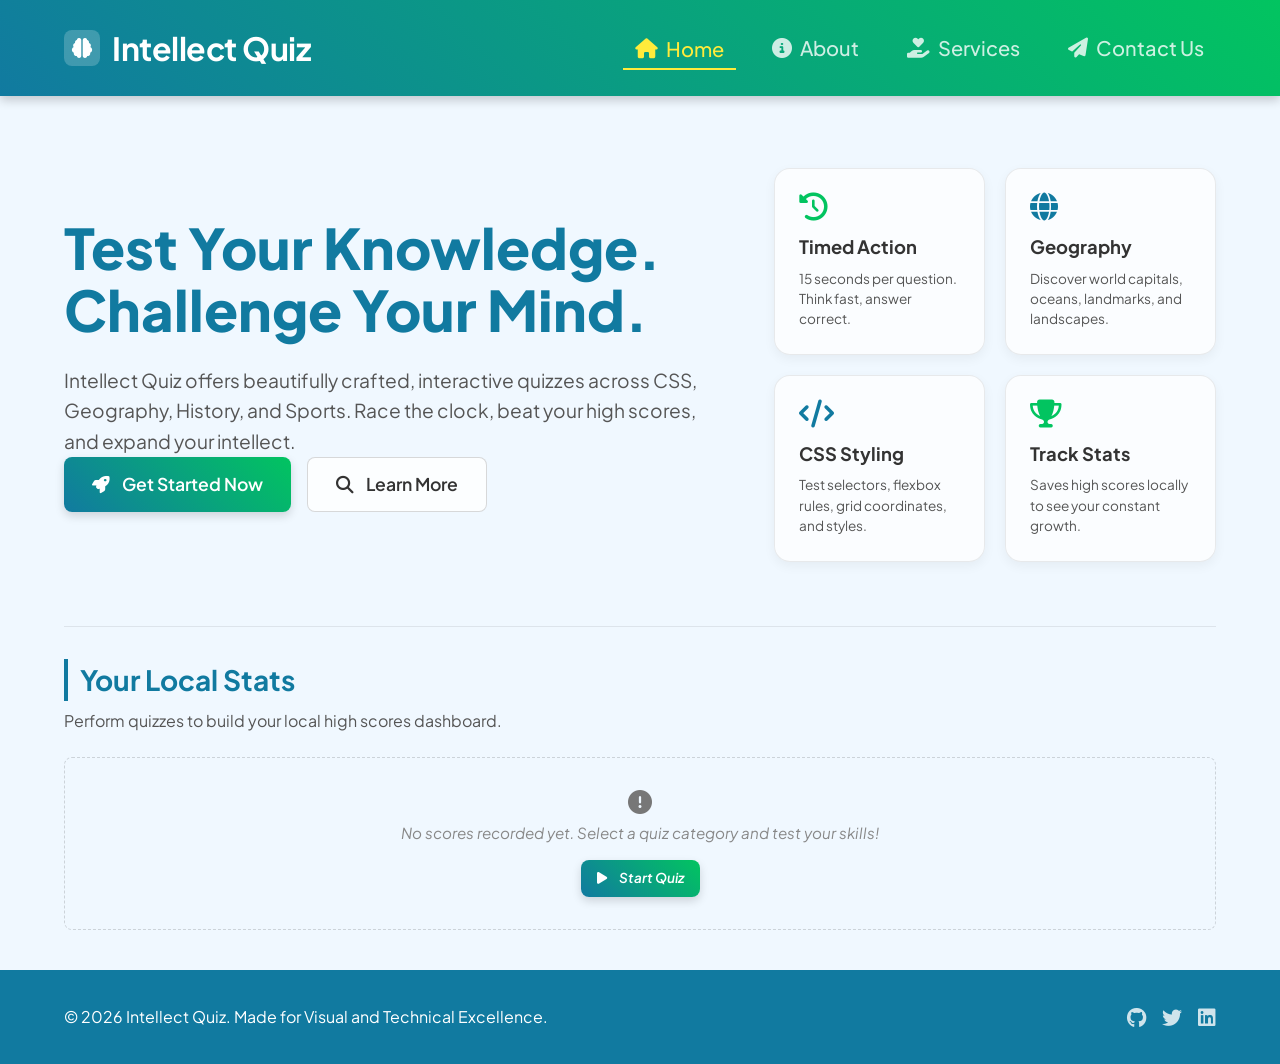
<file: index.html>
<!DOCTYPE html>
<html lang="en">
<head>
  <meta charset="UTF-8">
  <meta name="viewport" content="width=device-width, initial-scale=1.0">
  <title>Intellect Quiz | Home</title>
  <!-- Google Fonts -->
  <link href="https://fonts.googleapis.com/css2?family=Plus+Jakarta+Sans:wght@300;400;500;600;700;800&display=swap" rel="stylesheet">
  <!-- Font Awesome Icons -->
  <link href="https://cdnjs.cloudflare.com/ajax/libs/font-awesome/6.4.0/css/all.min.css" rel="stylesheet">
  <!-- Custom Global Stylesheet -->
  <link rel="stylesheet" href="global.css">
  <style>
    .hero-section {
      display: flex;
      align-items: center;
      justify-content: space-between;
      gap: 3rem;
      margin-top: 2rem;
    }
    .hero-text {
      flex: 1.2;
    }
    .hero-graphics {
      flex: 0.8;
      display: flex;
      justify-content: center;
      align-items: center;
      position: relative;
    }
    .floating-cards-container {
      display: grid;
      grid-template-columns: repeat(2, 1fr);
      gap: 1.25rem;
      width: 100%;
    }
    .feat-card {
      background: rgba(255, 255, 255, 0.7); /* Light translucent background */
      border: 1px solid rgba(0, 0, 0, 0.08);
      border-radius: var(--border-radius-md);
      padding: 1.5rem;
      display: flex;
      flex-direction: column;
      gap: 0.5rem;
      transition: var(--transition-smooth);
      box-shadow: 0 4px 12px rgba(0, 0, 0, 0.05);
    }
    .feat-card:hover {
      transform: translateY(-5px);
      border-color: #117aa0;
      box-shadow: 0 10px 20px rgba(0, 0, 0, 0.08);
    }
    .feat-card i {
      font-size: 1.75rem;
      margin-bottom: 0.25rem;
      color: #117aa0; /* Brand secondary blue */
    }
    .feat-card.primary i {
      color: #02c460; /* Brand green */
    }
    .feat-card h3 {
      font-size: 1.15rem;
      color: #333;
      margin: 0;
    }
    .feat-card p {
      font-size: 0.85rem;
      color: #555;
      margin: 0;
    }
    
    /* Stats dashboard styling */
    .stats-container {
      margin-top: 4rem;
      border-top: 1px solid rgba(0, 0, 0, 0.08);
      padding-top: 2rem;
    }
    .stats-grid {
      display: grid;
      grid-template-columns: repeat(auto-fit, minmax(200px, 1fr));
      gap: 1.5rem;
      margin-top: 1.5rem;
    }
    .stat-box {
      background: rgba(255, 255, 255, 0.8);
      border: 1px solid rgba(0, 0, 0, 0.08);
      border-radius: var(--border-radius-sm);
      padding: 1.5rem;
      text-align: center;
      box-shadow: 0 4px 10px rgba(0, 0, 0, 0.03);
      transition: var(--transition-smooth);
    }
    .stat-box:hover {
      background: #ffffff;
      border-color: #117aa0;
      box-shadow: 0 6px 14px rgba(0, 0, 0, 0.06);
    }
    .stat-val {
      font-size: 2.25rem;
      font-weight: 800;
      color: #117aa0;
      margin-bottom: 0.25rem;
      font-family: monospace;
    }
    .stat-label {
      font-size: 0.85rem;
      color: #555;
      text-transform: uppercase;
      letter-spacing: 0.05em;
    }
    .no-stats {
      color: #888;
      font-style: italic;
      font-size: 0.95rem;
      grid-column: 1 / -1;
      text-align: center;
      padding: 2rem;
      border: 1px dashed rgba(0, 0, 0, 0.15);
      border-radius: var(--border-radius-sm);
    }
    @media (max-width: 992px) {
      .hero-section {
        flex-direction: column;
        text-align: center;
        gap: 2rem;
      }
      .floating-cards-container {
        grid-template-columns: 1fr 1fr;
      }
    }
    @media (max-width: 576px) {
      .floating-cards-container {
        grid-template-columns: 1fr;
      }
    }
  </style>
</head>
<body>

  <!-- Navbar -->
  <nav class="navbar-custom">
    <div class="nav-container">
      <a href="index.html" class="brand">
        <div class="brand-icon">
          <i class="fa-solid fa-brain"></i>
        </div>
        Intellect Quiz
      </a>
      <button class="nav-toggle" id="nav-toggle">
        <i class="fa-solid fa-bars"></i>
      </button>
      <ul class="nav-menu" id="nav-menu">
        <li><a href="index.html" class="nav-link active"><i class="fa-solid fa-house"></i> Home</a></li>
        <li><a href="about.html" class="nav-link"><i class="fa-solid fa-circle-info"></i> About</a></li>
        <li><a href="services.html" class="nav-link"><i class="fa-solid fa-hand-holding-heart"></i> Services</a></li>
        <li><a href="contact.html" class="nav-link"><i class="fa-solid fa-paper-plane"></i> Contact Us</a></li>
      </ul>
    </div>
  </nav>

  <!-- Main Content -->
  <main class="main-content">
    <div class="hero-section animated-fade-in">
      <div class="hero-text">
        <h1 style="font-size: 3.5rem; line-height: 1.1; margin-bottom: 1.5rem; color: #117aa0; font-weight: 800;">Test Your Knowledge. Challenge Your Mind.</h1>
        <p class="subtitle" style="font-size: 1.2rem; line-height: 1.6; color: #555;">
          Intellect Quiz offers beautifully crafted, interactive quizzes across CSS, Geography, History, and Sports. Race the clock, beat your high scores, and expand your intellect.
        </p>
        <div style="display: flex; gap: 1rem; flex-wrap: wrap;">
          <a href="select.html" class="btn-primary-custom"><i class="fa-solid fa-rocket"></i> Get Started Now</a>
          <a href="about.html" class="btn-secondary-custom"><i class="fa-solid fa-magnifying-glass"></i> Learn More</a>
        </div>
      </div>

      <div class="hero-graphics">
        <div class="floating-cards-container">
          <div class="feat-card primary">
            <i class="fa-solid fa-clock-rotate-left"></i>
            <h3>Timed Action</h3>
            <p>15 seconds per question. Think fast, answer correct.</p>
          </div>
          <div class="feat-card">
            <i class="fa-solid fa-globe"></i>
            <h3>Geography</h3>
            <p>Discover world capitals, oceans, landmarks, and landscapes.</p>
          </div>
          <div class="feat-card">
            <i class="fa-solid fa-code"></i>
            <h3>CSS Styling</h3>
            <p>Test selectors, flexbox rules, grid coordinates, and styles.</p>
          </div>
          <div class="feat-card primary">
            <i class="fa-solid fa-trophy"></i>
            <h3>Track Stats</h3>
            <p>Saves high scores locally to see your constant growth.</p>
          </div>
        </div>
      </div>
    </div>

    <!-- Personal High Scores Dashboard -->
    <div class="stats-container animated-fade-in" style="animation-delay: 0.2s;">
      <h2 style="font-size: 1.75rem; border-left: 4px solid #117aa0; padding-left: 0.75rem; margin-bottom: 0.5rem; color: #117aa0;">Your Local Stats</h2>
      <p style="color: #555; margin-bottom: 1.5rem;">Perform quizzes to build your local high scores dashboard.</p>
      
      <div class="stats-grid" id="stats-grid">
        <!-- Will be filled dynamically by JS -->
        <div class="no-stats">Loading dashboard stats...</div>
      </div>
    </div>
  </main>

  <!-- Footer -->
  <footer class="footer-custom">
    <div class="footer-content">
      <div>&copy; 2026 Intellect Quiz. Made for Visual and Technical Excellence.</div>
      <div class="social-links">
        <a href="#" class="social-link"><i class="fa-brands fa-github"></i></a>
        <a href="#" class="social-link"><i class="fa-brands fa-twitter"></i></a>
        <a href="#" class="social-link"><i class="fa-brands fa-linkedin"></i></a>
      </div>
    </div>
  </footer>

  <script>
    // Navigation Toggle for Mobile
    const toggleBtn = document.getElementById('nav-toggle');
    const navMenu = document.getElementById('nav-menu');
    toggleBtn.addEventListener('click', () => {
      navMenu.classList.toggle('mobile-open');
    });

    // Populate dashboard statistics from localStorage
    function loadStats() {
      const statsGrid = document.getElementById('stats-grid');
      const categories = [
        { key: 'history', title: 'History Quiz', icon: 'fa-monument', color: '#117aa0' },
        { key: 'sports', title: 'Sports Quiz', icon: 'fa-volleyball', color: '#f59e0b' },
        { key: 'css', title: 'CSS Quiz', icon: 'fa-code', color: '#06b6d4' },
        { key: 'geography', title: 'Geography Quiz', icon: 'fa-earth-americas', color: '#02c460' }
      ];

      let totalAttempts = 0;
      let hasAnyData = false;
      let htmlContent = '';

      categories.forEach(cat => {
        const score = localStorage.getItem(`highScore_${cat.key}`);
        const attempts = localStorage.getItem(`attempts_${cat.key}`) || 0;
        totalAttempts += parseInt(attempts);

        if (score !== null) {
          hasAnyData = true;
          htmlContent += `
            <div class="stat-box">
              <i class="fa-solid ${cat.icon}" style="font-size: 1.5rem; color: #fff; margin-bottom: 0.5rem; display: inline-block; padding: 0.5rem 0.65rem; border-radius: 50%; background: ${cat.color}"></i>
              <div class="stat-val">${score} / 10</div>
              <div class="stat-label">${cat.title} Best</div>
              <div style="font-size: 0.75rem; color: #888; margin-top: 0.25rem;">Attempts: ${attempts}</div>
            </div>
          `;
        }
      });

      if (hasAnyData) {
        // Add total attempts summary
        htmlContent = `
          <div class="stat-box" style="background: rgba(17, 122, 160, 0.05); border-color: rgba(17, 122, 160, 0.2);">
            <i class="fa-solid fa-fire" style="font-size: 1.5rem; color: #fff; margin-bottom: 0.5rem; display: inline-block; padding: 0.5rem 0.65rem; border-radius: 50%; background: #117aa0"></i>
            <div class="stat-val" style="color: #117aa0;">${totalAttempts}</div>
            <div class="stat-label">Total Quizzes Run</div>
          </div>
        ` + htmlContent;
        statsGrid.innerHTML = htmlContent;
      } else {
        statsGrid.innerHTML = `
          <div class="no-stats">
            <i class="fa-solid fa-circle-exclamation" style="font-size: 1.5rem; margin-bottom: 0.5rem; color: #777;"></i>
            <p>No scores recorded yet. Select a quiz category and test your skills!</p>
            <a href="select.html" class="btn-primary-custom" style="margin-top: 1rem; padding: 0.5rem 1rem; font-size: 0.85rem;"><i class="fa-solid fa-play"></i> Start Quiz</a>
          </div>
        `;
      }
    }

    document.addEventListener('DOMContentLoaded', loadStats);
  </script>
</body>
</html>
</file>
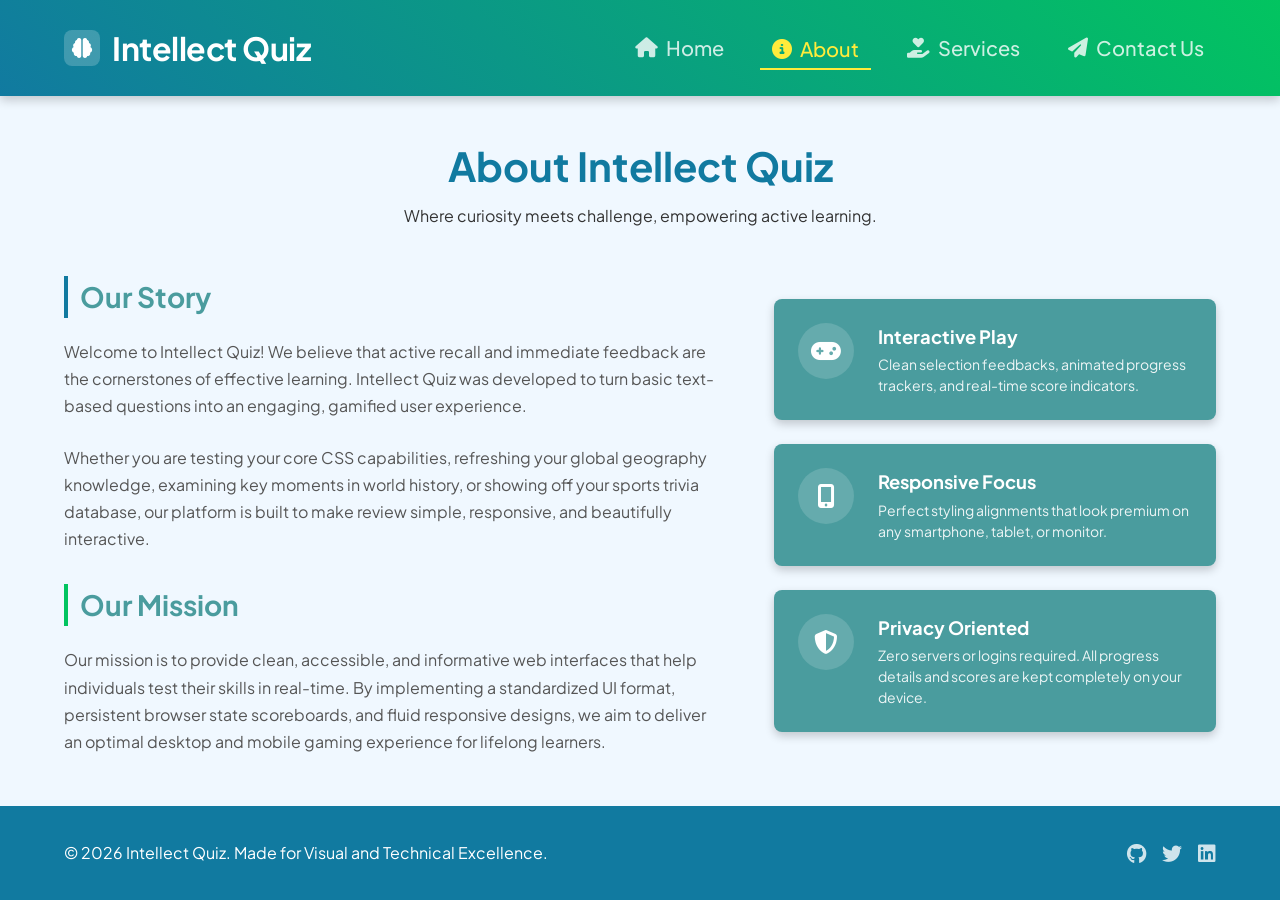
<file: about.html>
<!DOCTYPE html>
<html lang="en">
<head>
  <meta charset="UTF-8">
  <meta name="viewport" content="width=device-width, initial-scale=1.0">
  <title>Intellect Quiz | About Us</title>
  <!-- Google Fonts -->
  <link href="https://fonts.googleapis.com/css2?family=Plus+Jakarta+Sans:wght@300;400;500;600;700;800&display=swap" rel="stylesheet">
  <!-- Font Awesome Icons -->
  <link href="https://cdnjs.cloudflare.com/ajax/libs/font-awesome/6.4.0/css/all.min.css" rel="stylesheet">
  <!-- Custom Global Stylesheet -->
  <link rel="stylesheet" href="global.css">
  <style>
    .about-grid {
      display: grid;
      grid-template-columns: 1.2fr 0.8fr;
      gap: 3rem;
      align-items: center;
      margin-top: 2rem;
    }
    .about-cards {
      display: flex;
      flex-direction: column;
      gap: 1.5rem;
    }
    .about-card {
      background-color: #4a9c9e; /* Original teal highlight card background */
      color: #ffffff;
      border-radius: 8px;
      padding: 1.5rem;
      display: flex;
      gap: 1.5rem;
      box-shadow: 0 4px 10px rgba(0, 0, 0, 0.2);
      transition: transform 0.3s;
    }
    .about-card:hover {
      transform: translateY(-5px);
    }
    .about-card-icon {
      width: 3.5rem;
      height: 3.5rem;
      border-radius: 50%;
      background: rgba(255, 255, 255, 0.15);
      color: #fff;
      display: flex;
      justify-content: center;
      align-items: center;
      font-size: 1.5rem;
      flex-shrink: 0;
    }
    .about-card p {
      color: rgba(255, 255, 255, 0.9);
      font-size: 0.875rem;
      line-height: 1.5;
    }
    .about-card h3 {
      color: #ffffff;
      font-size: 1.15rem;
      margin-bottom: 0.25rem;
    }
    @media (max-width: 992px) {
      .about-grid {
        grid-template-columns: 1fr;
        gap: 2rem;
      }
    }
  </style>
</head>
<body>

  <!-- Navbar -->
  <nav class="navbar-custom">
    <div class="nav-container">
      <a href="index.html" class="brand">
        <div class="brand-icon">
          <i class="fa-solid fa-brain"></i>
        </div>
        Intellect Quiz
      </a>
      <button class="nav-toggle" id="nav-toggle">
        <i class="fa-solid fa-bars"></i>
      </button>
      <ul class="nav-menu" id="nav-menu">
        <li><a href="index.html" class="nav-link"><i class="fa-solid fa-house"></i> Home</a></li>
        <li><a href="about.html" class="nav-link active"><i class="fa-solid fa-circle-info"></i> About</a></li>
        <li><a href="services.html" class="nav-link"><i class="fa-solid fa-hand-holding-heart"></i> Services</a></li>
        <li><a href="contact.html" class="nav-link"><i class="fa-solid fa-paper-plane"></i> Contact Us</a></li>
      </ul>
    </div>
  </nav>

  <!-- Main Content -->
  <main class="main-content">
    <div class="animated-fade-in" style="text-align: center; margin-bottom: 3rem;">
      <h1 class="heading-gradient" style="font-size: 2.5rem; margin-bottom: 0.5rem; color: #117aa0;">About Intellect Quiz</h1>
      <p class="subtitle">Where curiosity meets challenge, empowering active learning.</p>
    </div>

    <div class="about-grid animated-fade-in" style="animation-delay: 0.1s;">
      
      <!-- Text details -->
      <div>
        <h2 style="font-size: 1.75rem; border-left: 4px solid #117aa0; padding-left: 0.75rem; margin-bottom: 1.25rem; color: #4a9c9e;">Our Story</h2>
        <p style="color: var(--text-secondary); margin-bottom: 1.5rem; line-height: 1.7;">
          Welcome to Intellect Quiz! We believe that active recall and immediate feedback are the cornerstones of effective learning. Intellect Quiz was developed to turn basic text-based questions into an engaging, gamified user experience. 
        </p>
        <p style="color: var(--text-secondary); margin-bottom: 1.5rem; line-height: 1.7;">
          Whether you are testing your core CSS capabilities, refreshing your global geography knowledge, examining key moments in world history, or showing off your sports trivia database, our platform is built to make review simple, responsive, and beautifully interactive.
        </p>
        
        <h2 style="font-size: 1.75rem; border-left: 4px solid #02c460; padding-left: 0.75rem; margin-top: 2rem; margin-bottom: 1.25rem; color: #4a9c9e;">Our Mission</h2>
        <p style="color: var(--text-secondary); line-height: 1.7;">
          Our mission is to provide clean, accessible, and informative web interfaces that help individuals test their skills in real-time. By implementing a standardized UI format, persistent browser state scoreboards, and fluid responsive designs, we aim to deliver an optimal desktop and mobile gaming experience for lifelong learners.
        </p>
      </div>

      <!-- Feature Highlight Cards -->
      <div class="about-cards">
        <div class="about-card">
          <div class="about-card-icon">
            <i class="fa-solid fa-gamepad"></i>
          </div>
          <div>
            <h3>Interactive Play</h3>
            <p>Clean selection feedbacks, animated progress trackers, and real-time score indicators.</p>
          </div>
        </div>

        <div class="about-card">
          <div class="about-card-icon">
            <i class="fa-solid fa-mobile-screen-button"></i>
          </div>
          <div>
            <h3>Responsive Focus</h3>
            <p>Perfect styling alignments that look premium on any smartphone, tablet, or monitor.</p>
          </div>
        </div>

        <div class="about-card">
          <div class="about-card-icon">
            <i class="fa-solid fa-shield-halved"></i>
          </div>
          <div>
            <h3>Privacy Oriented</h3>
            <p>Zero servers or logins required. All progress details and scores are kept completely on your device.</p>
          </div>
        </div>
      </div>

    </div>
  </main>

  <!-- Footer -->
  <footer class="footer-custom">
    <div class="footer-content">
      <div>&copy; 2026 Intellect Quiz. Made for Visual and Technical Excellence.</div>
      <div class="social-links">
        <a href="#" class="social-link"><i class="fa-brands fa-github"></i></a>
        <a href="#" class="social-link"><i class="fa-brands fa-twitter"></i></a>
        <a href="#" class="social-link"><i class="fa-brands fa-linkedin"></i></a>
      </div>
    </div>
  </footer>

  <script>
    // Navigation Toggle for Mobile
    const toggleBtn = document.getElementById('nav-toggle');
    const navMenu = document.getElementById('nav-menu');
    toggleBtn.addEventListener('click', () => {
      navMenu.classList.toggle('mobile-open');
    });
  </script>
</body>
</html>
</file>
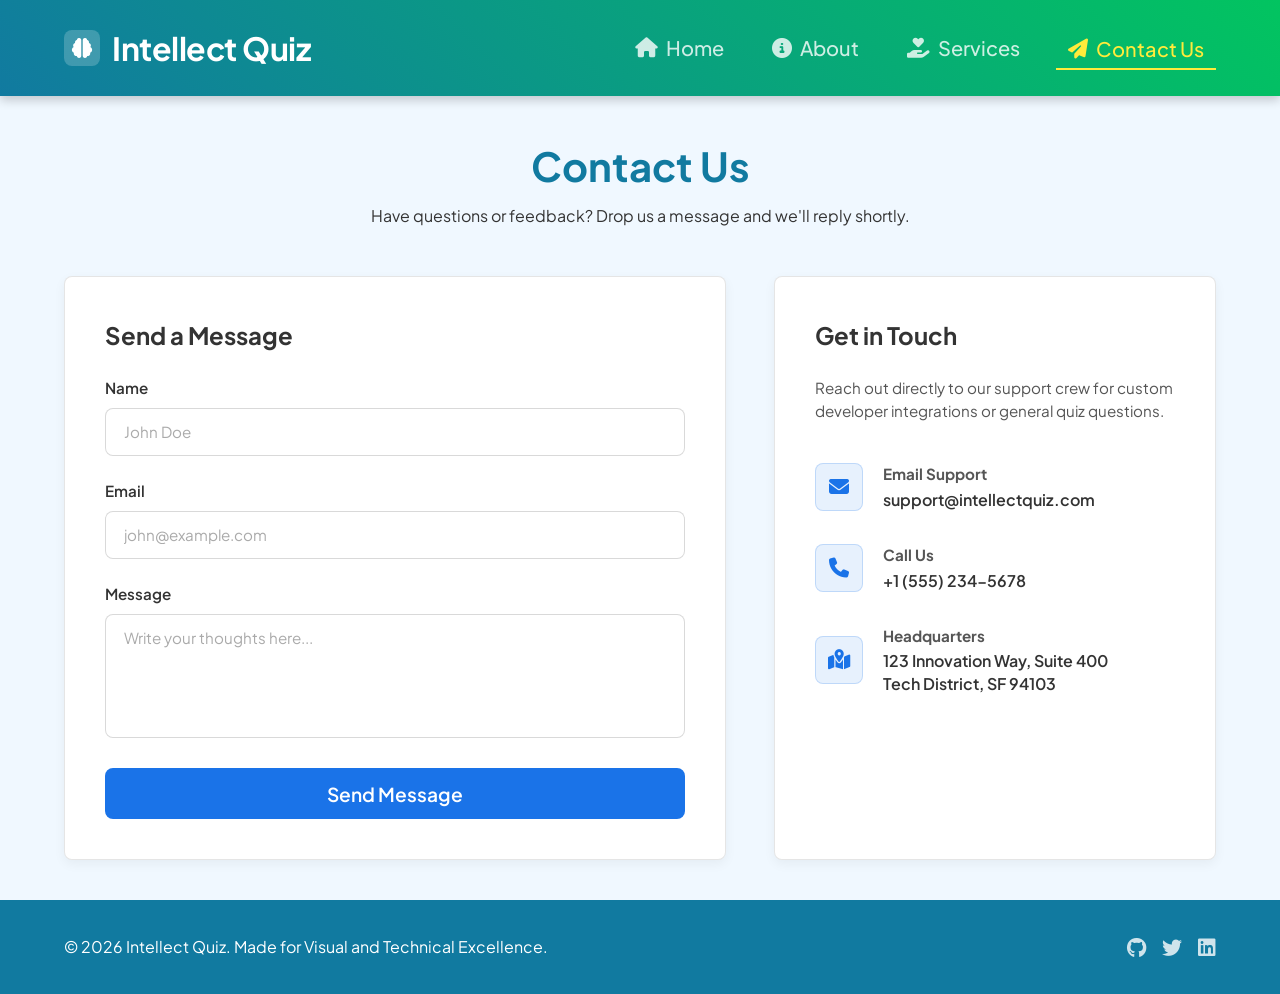
<file: contact.html>
<!DOCTYPE html>
<html lang="en">
<head>
  <meta charset="UTF-8">
  <meta name="viewport" content="width=device-width, initial-scale=1.0">
  <title>Intellect Quiz | Contact Us</title>
  <!-- Google Fonts -->
  <link href="https://fonts.googleapis.com/css2?family=Plus+Jakarta+Sans:wght@300;400;500;600;700;800&display=swap" rel="stylesheet">
  <!-- Font Awesome Icons -->
  <link href="https://cdnjs.cloudflare.com/ajax/libs/font-awesome/6.4.0/css/all.min.css" rel="stylesheet">
  <!-- Custom Global Stylesheet -->
  <link rel="stylesheet" href="global.css">
  <style>
    .contact-layout {
      display: grid;
      grid-template-columns: 1.2fr 0.8fr;
      gap: 3rem;
      margin-top: 2rem;
    }
    .contact-card {
      background: #ffffff;
      border: 1px solid rgba(0, 0, 0, 0.1);
      border-radius: 8px;
      padding: 2.5rem;
      box-shadow: 0 4px 12px rgba(0, 0, 0, 0.05);
    }
    .contact-info-panel {
      background: #ffffff;
      border: 1px solid rgba(0, 0, 0, 0.1);
      border-radius: 8px;
      padding: 2.5rem;
      display: flex;
      flex-direction: column;
      gap: 2rem;
      box-shadow: 0 4px 12px rgba(0, 0, 0, 0.05);
    }
    .info-item {
      display: flex;
      align-items: center;
      gap: 1.25rem;
    }
    .info-icon {
      width: 3rem;
      height: 3rem;
      border-radius: 8px;
      background: rgba(26, 115, 232, 0.1);
      border: 1px solid rgba(26, 115, 232, 0.2);
      color: #1a73e8;
      display: flex;
      justify-content: center;
      align-items: center;
      font-size: 1.25rem;
      flex-shrink: 0;
    }
    
    /* Rebuilding original button styling */
    .original-btn-primary {
      background-color: #1a73e8;
      color: #ffffff;
      border: none;
      border-radius: 8px;
      padding: 0.85rem 1.5rem;
      font-size: 1.2rem;
      font-weight: 600;
      cursor: pointer;
      display: inline-flex;
      justify-content: center;
      align-items: center;
      gap: 0.75rem;
      transition: background-color 0.3s;
      width: 100%;
    }
    .original-btn-primary:hover {
      background-color: #145ab6;
      color: #ffffff;
      text-decoration: none;
    }
    
    /* Dynamic Feedback Modal Styling */
    .success-modal {
      display: none;
      position: fixed;
      top: 0;
      left: 0;
      width: 100%;
      height: 100%;
      background: rgba(10, 14, 23, 0.6);
      backdrop-filter: blur(8px);
      justify-content: center;
      align-items: center;
      z-index: 1100;
    }
    .success-card {
      background: #ffffff;
      border: 1px solid rgba(0, 0, 0, 0.1);
      border-radius: 8px;
      padding: 3rem;
      max-width: 480px;
      width: 90%;
      text-align: center;
      box-shadow: 0 10px 30px rgba(0, 0, 0, 0.15);
      display: flex;
      flex-direction: column;
      align-items: center;
      gap: 1.5rem;
      animation: fadeIn 0.4s cubic-bezier(0.16, 1, 0.3, 1) forwards;
    }
    @media (max-width: 992px) {
      .contact-layout {
        grid-template-columns: 1fr;
        gap: 2rem;
      }
    }
  </style>
</head>
<body>

  <!-- Navbar -->
  <nav class="navbar-custom">
    <div class="nav-container">
      <a href="index.html" class="brand">
        <div class="brand-icon">
          <i class="fa-solid fa-brain"></i>
        </div>
        Intellect Quiz
      </a>
      <button class="nav-toggle" id="nav-toggle">
        <i class="fa-solid fa-bars"></i>
      </button>
      <ul class="nav-menu" id="nav-menu">
        <li><a href="index.html" class="nav-link"><i class="fa-solid fa-house"></i> Home</a></li>
        <li><a href="about.html" class="nav-link"><i class="fa-solid fa-circle-info"></i> About</a></li>
        <li><a href="services.html" class="nav-link"><i class="fa-solid fa-hand-holding-heart"></i> Services</a></li>
        <li><a href="contact.html" class="nav-link active"><i class="fa-solid fa-paper-plane"></i> Contact Us</a></li>
      </ul>
    </div>
  </nav>

  <!-- Main Content -->
  <main class="main-content">
    <div class="animated-fade-in" style="text-align: center; margin-bottom: 3rem;">
      <h1 class="heading-gradient" style="font-size: 2.5rem; margin-bottom: 0.5rem; color: #117aa0;">Contact Us</h1>
      <p class="subtitle">Have questions or feedback? Drop us a message and we'll reply shortly.</p>
    </div>

    <div class="contact-layout animated-fade-in" style="animation-delay: 0.1s;">
      
      <!-- Contact Form -->
      <div class="contact-card">
        <h2 style="font-size: 1.5rem; margin-bottom: 1.5rem; color: #333;">Send a Message</h2>
        <form id="contactForm">
          <div class="form-group">
            <label class="form-label" for="name">Name</label>
            <input class="glass-input" type="text" id="name" required placeholder="John Doe">
          </div>
          <div class="form-group">
            <label class="form-label" for="email">Email</label>
            <input class="glass-input" type="email" id="email" required placeholder="john@example.com">
          </div>
          <div class="form-group">
            <label class="form-label" for="message">Message</label>
            <textarea class="glass-input" id="message" rows="5" required placeholder="Write your thoughts here..." style="resize: none; font-family: inherit;"></textarea>
          </div>
          <button class="original-btn-primary" type="submit">
            Send Message
          </button>
        </form>
      </div>

      <!-- Info Column -->
      <div class="contact-info-panel">
        <h2 style="font-size: 1.5rem; margin-bottom: 0.5rem; color: #333;">Get in Touch</h2>
        <p style="color: var(--text-secondary); font-size: 0.95rem; margin-top: -1rem; margin-bottom: 0.5rem;">
          Reach out directly to our support crew for custom developer integrations or general quiz questions.
        </p>

        <div class="info-item">
          <div class="info-icon">
            <i class="fa-solid fa-envelope"></i>
          </div>
          <div>
            <h3 style="font-size: 0.95rem; color: var(--text-secondary); margin-bottom: 0.15rem;">Email Support</h3>
            <p style="font-size: 1rem; font-weight: 600; color: #333;">support@intellectquiz.com</p>
          </div>
        </div>

        <div class="info-item">
          <div class="info-icon">
            <i class="fa-solid fa-phone"></i>
          </div>
          <div>
            <h3 style="font-size: 0.95rem; color: var(--text-secondary); margin-bottom: 0.15rem;">Call Us</h3>
            <p style="font-size: 1rem; font-weight: 600; color: #333;">+1 (555) 234-5678</p>
          </div>
        </div>

        <div class="info-item">
          <div class="info-icon">
            <i class="fa-solid fa-map-location-dot"></i>
          </div>
          <div>
            <h3 style="font-size: 0.95rem; color: var(--text-secondary); margin-bottom: 0.15rem;">Headquarters</h3>
            <p style="font-size: 1rem; font-weight: 600; color: #333; line-height: 1.4;">
              123 Innovation Way, Suite 400<br>
              Tech District, SF 94103
            </p>
          </div>
        </div>
      </div>

    </div>
  </main>

  <!-- Success Modal -->
  <div class="success-modal" id="successModal">
    <div class="success-card">
      <div style="width: 4.5rem; height: 4.5rem; border-radius: 50%; background: rgba(16, 185, 129, 0.1); border: 1px solid rgba(16, 185, 129, 0.25); color: #10b981; display: flex; justify-content: center; align-items: center; font-size: 2.25rem;">
        <i class="fa-solid fa-circle-check"></i>
      </div>
      <div>
        <h2 style="font-size: 1.75rem; margin-bottom: 0.5rem; color: #333;">Thank You!</h2>
        <p style="color: var(--text-secondary); line-height: 1.5;">
          Your message has been processed successfully. Our support team will get in touch with you shortly.
        </p>
      </div>
      <button class="btn-secondary-custom" id="closeModalBtn" style="padding: 0.6rem 1.5rem; font-size: 0.9rem;">Close</button>
    </div>
  </div>

  <!-- Footer -->
  <footer class="footer-custom">
    <div class="footer-content">
      <div>&copy; 2026 Intellect Quiz. Made for Visual and Technical Excellence.</div>
      <div class="social-links">
        <a href="#" class="social-link"><i class="fa-brands fa-github"></i></a>
        <a href="#" class="social-link"><i class="fa-brands fa-twitter"></i></a>
        <a href="#" class="social-link"><i class="fa-brands fa-linkedin"></i></a>
      </div>
    </div>
  </footer>

  <script>
    // Navigation Toggle for Mobile
    const toggleBtn = document.getElementById('nav-toggle');
    const navMenu = document.getElementById('nav-menu');
    toggleBtn.addEventListener('click', () => {
      navMenu.classList.toggle('mobile-open');
    });

    // Form Intercept and Success Modal logic
    const contactForm = document.getElementById('contactForm');
    const successModal = document.getElementById('successModal');
    const closeModalBtn = document.getElementById('closeModalBtn');

    contactForm.addEventListener('submit', (e) => {
      e.preventDefault();
      
      const submissionData = {
        name: document.getElementById('name').value,
        email: document.getElementById('email').value,
        message: document.getElementById('message').value,
        timestamp: new Date().toISOString()
      };
      
      const existing = JSON.parse(localStorage.getItem('contactSubmissions') || '[]');
      existing.push(submissionData);
      localStorage.setItem('contactSubmissions', JSON.stringify(existing));

      successModal.style.display = 'flex';
      contactForm.reset();
    });

    closeModalBtn.addEventListener('click', () => {
      successModal.style.display = 'none';
    });

    window.addEventListener('click', (e) => {
      if (e.target === successModal) {
        successModal.style.display = 'none';
      }
    });
  </script>
</body>
</html>
</file>
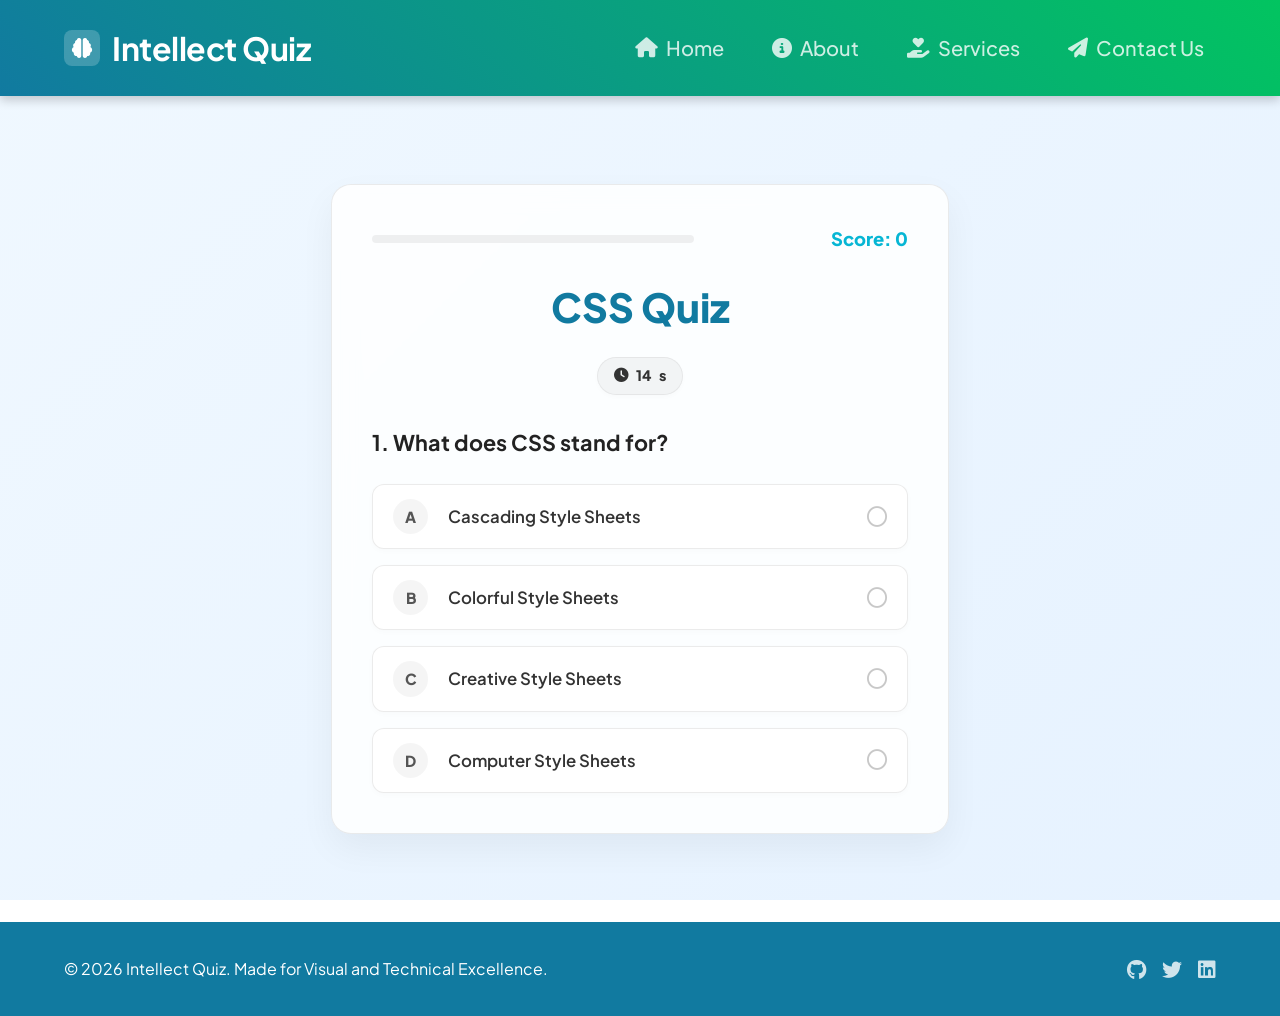
<file: quiz-css.html>
<!DOCTYPE html>
<html lang="en">
<head>
  <meta charset="UTF-8">
  <meta name="viewport" content="width=device-width, initial-scale=1.0">
  <title>Intellect Quiz | CSS</title>
  <!-- Google Fonts -->
  <link href="https://fonts.googleapis.com/css2?family=Plus+Jakarta+Sans:wght@300;400;500;600;700;800&display=swap" rel="stylesheet">
  <!-- Font Awesome Icons -->
  <link href="https://cdnjs.cloudflare.com/ajax/libs/font-awesome/6.4.0/css/all.min.css" rel="stylesheet">
  <!-- Custom Global Stylesheet -->
  <link rel="stylesheet" href="global.css">
  <style>
    body {
      background: linear-gradient(135deg, #f0f8ff 0%, #e6f2ff 100%);
      background-attachment: fixed;
      color: #333;
    }
    .quiz-layout {
      max-width: 650px;
      margin: 3rem auto;
      padding: 0 1rem;
    }
    .quiz-container {
      width: 100%;
      background: rgba(255, 255, 255, 0.85); /* Light glassmorphic panel */
      backdrop-filter: blur(12px);
      border: 1px solid rgba(0, 0, 0, 0.08);
      border-radius: 20px;
      padding: 2.5rem;
      box-shadow: 0 15px 35px rgba(0, 0, 0, 0.05);
    }
    .quiz-heading {
      font-size: 2.5rem;
      margin-bottom: 20px;
      text-align: center;
      color: #117aa0;
      font-family: 'Plus Jakarta Sans', sans-serif;
      font-weight: 800;
    }
    
    /* HUD Row for counters */
    .hud-row {
      display: flex;
      justify-content: space-between;
      align-items: center;
      margin-bottom: 1.5rem;
    }
    .progress-container {
      flex-grow: 1;
      max-width: 60%;
      background: rgba(0, 0, 0, 0.06);
      border-radius: 25px;
      height: 8px;
      overflow: hidden;
    }
    .progress-bar {
      height: 100%;
      background: #06b6d4; /* Cyan Accent */
      width: 0%;
      border-radius: 25px;
      transition: width 0.5s cubic-bezier(0.16, 1, 0.3, 1);
    }
    .scoreboard {
      font-size: 1.15rem;
      font-weight: 800;
      color: #06b6d4; /* Cyan Accent */
    }
    .timer-badge {
      display: inline-flex;
      align-items: center;
      gap: 0.45rem;
      background: rgba(0, 0, 0, 0.04);
      border: 1px solid rgba(0, 0, 0, 0.06);
      padding: 0.45rem 1rem;
      border-radius: 20px;
      font-size: 0.9rem;
      font-weight: 800;
      color: #333;
      box-shadow: 0 2px 5px rgba(0,0,0,0.02);
      transition: all 0.3s;
    }
    .timer-badge.low-time {
      background: rgba(239, 68, 68, 0.1);
      border-color: rgba(239, 68, 68, 0.3);
      color: #ef4444;
      animation: pulse 1s infinite;
    }
    @keyframes pulse {
      0% { transform: scale(1); }
      50% { transform: scale(1.05); }
      100% { transform: scale(1); }
    }

    .question-card {
      display: none;
    }
    .question-card.active {
      display: block;
      animation: fadeIn 0.4s ease forwards;
    }
    .question-text {
      font-size: 1.35rem;
      margin-bottom: 25px;
      font-weight: 700;
      color: #222;
      line-height: 1.5;
    }
    .options {
      list-style-type: none;
      padding: 0;
      display: flex;
      flex-direction: column;
      gap: 1rem;
    }
    
    /* Option button design */
    .option {
      padding: 14px 20px;
      background: #ffffff;
      border: 1px solid rgba(0, 0, 0, 0.08);
      border-radius: 12px;
      color: #333;
      cursor: pointer;
      font-size: 1.05rem;
      font-weight: 600;
      transition: all 0.25s cubic-bezier(0.16, 1, 0.3, 1);
      text-align: left;
      width: 100%;
      display: flex;
      align-items: center;
      box-shadow: 0 2px 6px rgba(0, 0, 0, 0.02);
    }
    .option-badge {
      display: inline-flex;
      justify-content: center;
      align-items: center;
      width: 2.2rem;
      height: 2.2rem;
      border-radius: 50%;
      background: rgba(0, 0, 0, 0.04);
      color: #555;
      font-weight: 800;
      font-size: 0.95rem;
      flex-shrink: 0;
      margin-right: 1.25rem;
      transition: all 0.2s;
    }
    .option-text {
      flex-grow: 1;
    }
    .option i {
      font-size: 1.25rem;
      opacity: 0.4;
      color: #777;
    }
    
    .option:hover:not(.disabled) {
      transform: translateY(-2px);
      box-shadow: 0 6px 15px rgba(0, 0, 0, 0.05);
      border-color: #06b6d4; /* Cyan Accent */
    }
    .option:hover:not(.disabled) .option-badge {
      background: rgba(6, 182, 212, 0.1);
      color: #06b6d4;
    }
    .option.correct {
      background: linear-gradient(135deg, #10b981, #059669) !important;
      border-color: #059669 !important;
      color: #fff !important;
    }
    .option.correct .option-badge {
      background: rgba(255, 255, 255, 0.2) !important;
      color: #fff !important;
    }
    .option.correct i {
      opacity: 1 !important;
      color: #fff !important;
    }
    .option.incorrect {
      background: linear-gradient(135deg, #ef4444, #dc2626) !important;
      border-color: #dc2626 !important;
      color: #fff !important;
    }
    .option.incorrect .option-badge {
      background: rgba(255, 255, 255, 0.2) !important;
      color: #fff !important;
    }
    .option.incorrect i {
      opacity: 1 !important;
      color: #fff !important;
    }
    .option.disabled {
      pointer-events: none;
      opacity: 0.65;
    }
    
    /* Results screen design */
    .results-panel {
      display: none;
      flex-direction: column;
      align-items: center;
      gap: 1.5rem;
      text-align: center;
    }
    .final-score {
      font-size: 2rem;
      margin: 15px 0;
      color: #06b6d4;
      font-weight: 800;
    }
    .action-row {
      display: flex;
      gap: 1rem;
      margin-top: 1rem;
      justify-content: center;
      flex-wrap: wrap;
      width: 100%;
    }
    .restart-btn {
      padding: 12px 24px;
      font-size: 1.1rem;
      font-weight: 700;
      color: white;
      background: #06b6d4;
      border: none;
      border-radius: 10px;
      cursor: pointer;
      transition: all 0.3s ease;
      display: inline-flex;
      align-items: center;
      gap: 0.5rem;
      box-shadow: 0 4px 12px rgba(6, 182, 212, 0.2);
    }
    .restart-btn:hover {
      transform: translateY(-2px);
      box-shadow: 0 6px 18px rgba(6, 182, 212, 0.3);
    }
    .review-section {
      width: 100%;
      text-align: left;
      margin-top: 2rem;
      border-top: 1px solid rgba(0,0,0,0.08);
      padding-top: 2rem;
    }
    .review-item {
      background: #ffffff;
      border: 1px solid rgba(0,0,0,0.06);
      border-radius: 10px;
      padding: 1.25rem;
      margin-bottom: 1rem;
      box-shadow: 0 3px 10px rgba(0,0,0,0.02);
      color: #333;
    }
    .review-item.correct-review {
      border-left: 5px solid #10b981;
    }
    .review-item.incorrect-review {
      border-left: 5px solid #ef4444;
    }
  </style>
</head>
<body>

  <!-- Navbar -->
  <nav class="navbar-custom">
    <div class="nav-container">
      <a href="index.html" class="brand">
        <div class="brand-icon">
          <i class="fa-solid fa-brain"></i>
        </div>
        Intellect Quiz
      </a>
      <button class="nav-toggle" id="nav-toggle">
        <i class="fa-solid fa-bars"></i>
      </button>
      <ul class="nav-menu" id="nav-menu">
        <li><a href="index.html" class="nav-link"><i class="fa-solid fa-house"></i> Home</a></li>
        <li><a href="about.html" class="nav-link"><i class="fa-solid fa-circle-info"></i> About</a></li>
        <li><a href="services.html" class="nav-link"><i class="fa-solid fa-hand-holding-heart"></i> Services</a></li>
        <li><a href="contact.html" class="nav-link"><i class="fa-solid fa-paper-plane"></i> Contact Us</a></li>
      </ul>
    </div>
  </nav>

  <!-- Main Content -->
  <main class="main-content">
    <div class="quiz-layout">
      
      <!-- Quiz Panel -->
      <div id="quiz-game-panel" class="quiz-container animated-fade-in">
        <!-- HUD Indicators -->
        <div class="hud-row">
          <div class="progress-container">
            <div class="progress-bar" id="progress-bar"></div>
          </div>
          <div class="scoreboard" id="scoreboard">Score: 0</div>
        </div>
        
        <h1 class="quiz-heading">CSS Quiz</h1>
        
        <div style="display: flex; justify-content: center; margin-bottom: 2rem;">
          <div class="timer-badge" id="timer-box">
            <i class="fa-solid fa-clock"></i> <span id="timer-sec">15</span>s
          </div>
        </div>

        <div id="questions-container">
          <!-- Q1 -->
          <div class="question-card active" data-correct-idx="0">
            <p class="question-text">1. What does CSS stand for?</p>
            <ul class="options">
              <li>
                <button class="option" onclick="selectAnswer(this, 0)">
                  <span class="option-badge">A</span>
                  <span class="option-text">Cascading Style Sheets</span>
                  <i class="fa-regular fa-circle"></i>
                </button>
              </li>
              <li>
                <button class="option" onclick="selectAnswer(this, 1)">
                  <span class="option-badge">B</span>
                  <span class="option-text">Colorful Style Sheets</span>
                  <i class="fa-regular fa-circle"></i>
                </button>
              </li>
              <li>
                <button class="option" onclick="selectAnswer(this, 2)">
                  <span class="option-badge">C</span>
                  <span class="option-text">Creative Style Sheets</span>
                  <i class="fa-regular fa-circle"></i>
                </button>
              </li>
              <li>
                <button class="option" onclick="selectAnswer(this, 3)">
                  <span class="option-badge">D</span>
                  <span class="option-text">Computer Style Sheets</span>
                  <i class="fa-regular fa-circle"></i>
                </button>
              </li>
            </ul>
          </div>
          <!-- Q2 -->
          <div class="question-card" data-correct-idx="1">
            <p class="question-text">2. Which CSS property is used to change the background color?</p>
            <ul class="options">
              <li>
                <button class="option" onclick="selectAnswer(this, 0)">
                  <span class="option-badge">A</span>
                  <span class="option-text">bgcolor</span>
                  <i class="fa-regular fa-circle"></i>
                </button>
              </li>
              <li>
                <button class="option" onclick="selectAnswer(this, 1)">
                  <span class="option-badge">B</span>
                  <span class="option-text">background-color</span>
                  <i class="fa-regular fa-circle"></i>
                </button>
              </li>
              <li>
                <button class="option" onclick="selectAnswer(this, 2)">
                  <span class="option-badge">C</span>
                  <span class="option-text">color</span>
                  <i class="fa-regular fa-circle"></i>
                </button>
              </li>
              <li>
                <button class="option" onclick="selectAnswer(this, 3)">
                  <span class="option-badge">D</span>
                  <span class="option-text">bg-color</span>
                  <i class="fa-regular fa-circle"></i>
                </button>
              </li>
            </ul>
          </div>
          <!-- Q3 -->
          <div class="question-card" data-correct-idx="0">
            <p class="question-text">3. How do you add a comment in CSS?</p>
            <ul class="options">
              <li>
                <button class="option" onclick="selectAnswer(this, 0)">
                  <span class="option-badge">A</span>
                  <span class="option-text">/* This is a comment */</span>
                  <i class="fa-regular fa-circle"></i>
                </button>
              </li>
              <li>
                <button class="option" onclick="selectAnswer(this, 1)">
                  <span class="option-badge">B</span>
                  <span class="option-text">// This is a comment</span>
                  <i class="fa-regular fa-circle"></i>
                </button>
              </li>
              <li>
                <button class="option" onclick="selectAnswer(this, 2)">
                  <span class="option-badge">C</span>
                  <span class="option-text">&lt;!-- This is a comment --&gt;</span>
                  <i class="fa-regular fa-circle"></i>
                </button>
              </li>
              <li>
                <button class="option" onclick="selectAnswer(this, 3)">
                  <span class="option-badge">D</span>
                  <span class="option-text"># This is a comment</span>
                  <i class="fa-regular fa-circle"></i>
                </button>
              </li>
            </ul>
          </div>
          <!-- Q4 -->
          <div class="question-card" data-correct-idx="0">
            <p class="question-text">4. Which property is used to change the font of an element?</p>
            <ul class="options">
              <li>
                <button class="option" onclick="selectAnswer(this, 0)">
                  <span class="option-badge">A</span>
                  <span class="option-text">font-family</span>
                  <i class="fa-regular fa-circle"></i>
                </button>
              </li>
              <li>
                <button class="option" onclick="selectAnswer(this, 1)">
                  <span class="option-badge">B</span>
                  <span class="option-text">font-style</span>
                  <i class="fa-regular fa-circle"></i>
                </button>
              </li>
              <li>
                <button class="option" onclick="selectAnswer(this, 2)">
                  <span class="option-badge">C</span>
                  <span class="option-text">text-font</span>
                  <i class="fa-regular fa-circle"></i>
                </button>
              </li>
              <li>
                <button class="option" onclick="selectAnswer(this, 3)">
                  <span class="option-badge">D</span>
                  <span class="option-text">text-family</span>
                  <i class="fa-regular fa-circle"></i>
                </button>
              </li>
            </ul>
          </div>
          <!-- Q5 -->
          <div class="question-card" data-correct-idx="0">
            <p class="question-text">5. How do you make a list with no bullets in CSS?</p>
            <ul class="options">
              <li>
                <button class="option" onclick="selectAnswer(this, 0)">
                  <span class="option-badge">A</span>
                  <span class="option-text">list-style-type: none;</span>
                  <i class="fa-regular fa-circle"></i>
                </button>
              </li>
              <li>
                <button class="option" onclick="selectAnswer(this, 1)">
                  <span class="option-badge">B</span>
                  <span class="option-text">list-style: none;</span>
                  <i class="fa-regular fa-circle"></i>
                </button>
              </li>
              <li>
                <button class="option" onclick="selectAnswer(this, 2)">
                  <span class="option-badge">C</span>
                  <span class="option-text">list-type: none;</span>
                  <i class="fa-regular fa-circle"></i>
                </button>
              </li>
              <li>
                <button class="option" onclick="selectAnswer(this, 3)">
                  <span class="option-badge">D</span>
                  <span class="option-text">list-bullets: none;</span>
                  <i class="fa-regular fa-circle"></i>
                </button>
              </li>
            </ul>
          </div>
          <!-- Q6 -->
          <div class="question-card" data-correct-idx="0">
            <p class="question-text">6. Which CSS property controls the text size?</p>
            <ul class="options">
              <li>
                <button class="option" onclick="selectAnswer(this, 0)">
                  <span class="option-badge">A</span>
                  <span class="option-text">font-size</span>
                  <i class="fa-regular fa-circle"></i>
                </button>
              </li>
              <li>
                <button class="option" onclick="selectAnswer(this, 1)">
                  <span class="option-badge">B</span>
                  <span class="option-text">text-size</span>
                  <i class="fa-regular fa-circle"></i>
                </button>
              </li>
              <li>
                <button class="option" onclick="selectAnswer(this, 2)">
                  <span class="option-badge">C</span>
                  <span class="option-text">text-style</span>
                  <i class="fa-regular fa-circle"></i>
                </button>
              </li>
              <li>
                <button class="option" onclick="selectAnswer(this, 3)">
                  <span class="option-badge">D</span>
                  <span class="option-text">font-style</span>
                  <i class="fa-regular fa-circle"></i>
                </button>
              </li>
            </ul>
          </div>
          <!-- Q7 -->
          <div class="question-card" data-correct-idx="0">
            <p class="question-text">7. How do you center a div element horizontally in CSS?</p>
            <ul class="options">
              <li>
                <button class="option" onclick="selectAnswer(this, 0)">
                  <span class="option-badge">A</span>
                  <span class="option-text">margin: 0 auto;</span>
                  <i class="fa-regular fa-circle"></i>
                </button>
              </li>
              <li>
                <button class="option" onclick="selectAnswer(this, 1)">
                  <span class="option-badge">B</span>
                  <span class="option-text">text-align: center;</span>
                  <i class="fa-regular fa-circle"></i>
                </button>
              </li>
              <li>
                <button class="option" onclick="selectAnswer(this, 2)">
                  <span class="option-badge">C</span>
                  <span class="option-text">display: center;</span>
                  <i class="fa-regular fa-circle"></i>
                </button>
              </li>
              <li>
                <button class="option" onclick="selectAnswer(this, 3)">
                  <span class="option-badge">D</span>
                  <span class="option-text">align: center;</span>
                  <i class="fa-regular fa-circle"></i>
                </button>
              </li>
            </ul>
          </div>
          <!-- Q8 -->
          <div class="question-card" data-correct-idx="0">
            <p class="question-text">8. Which CSS property is used to create space between elements?</p>
            <ul class="options">
              <li>
                <button class="option" onclick="selectAnswer(this, 0)">
                  <span class="option-badge">A</span>
                  <span class="option-text">margin</span>
                  <i class="fa-regular fa-circle"></i>
                </button>
              </li>
              <li>
                <button class="option" onclick="selectAnswer(this, 1)">
                  <span class="option-badge">B</span>
                  <span class="option-text">padding</span>
                  <i class="fa-regular fa-circle"></i>
                </button>
              </li>
              <li>
                <button class="option" onclick="selectAnswer(this, 2)">
                  <span class="option-badge">C</span>
                  <span class="option-text">spacing</span>
                  <i class="fa-regular fa-circle"></i>
                </button>
              </li>
              <li>
                <button class="option" onclick="selectAnswer(this, 3)">
                  <span class="option-badge">D</span>
                  <span class="option-text">border-spacing</span>
                  <i class="fa-regular fa-circle"></i>
                </button>
              </li>
            </ul>
          </div>
          <!-- Q9 -->
          <div class="question-card" data-correct-idx="0">
            <p class="question-text">9. Which CSS property is used to change the text color?</p>
            <ul class="options">
              <li>
                <button class="option" onclick="selectAnswer(this, 0)">
                  <span class="option-badge">A</span>
                  <span class="option-text">color</span>
                  <i class="fa-regular fa-circle"></i>
                </button>
              </li>
              <li>
                <button class="option" onclick="selectAnswer(this, 1)">
                  <span class="option-badge">B</span>
                  <span class="option-text">text-color</span>
                  <i class="fa-regular fa-circle"></i>
                </button>
              </li>
              <li>
                <button class="option" onclick="selectAnswer(this, 2)">
                  <span class="option-badge">C</span>
                  <span class="option-text">font-color</span>
                  <i class="fa-regular fa-circle"></i>
                </button>
              </li>
              <li>
                <button class="option" onclick="selectAnswer(this, 3)">
                  <span class="option-badge">D</span>
                  <span class="option-text">text-style</span>
                  <i class="fa-regular fa-circle"></i>
                </button>
              </li>
            </ul>
          </div>
          <!-- Q10 -->
          <div class="question-card" data-correct-idx="0">
            <p class="question-text">10. How do you apply a style to only one specific element with an ID?</p>
            <ul class="options">
              <li>
                <button class="option" onclick="selectAnswer(this, 0)">
                  <span class="option-badge">A</span>
                  <span class="option-text">#elementId</span>
                  <i class="fa-regular fa-circle"></i>
                </button>
              </li>
              <li>
                <button class="option" onclick="selectAnswer(this, 1)">
                  <span class="option-badge">B</span>
                  <span class="option-text">.elementId</span>
                  <i class="fa-regular fa-circle"></i>
                </button>
              </li>
              <li>
                <button class="option" onclick="selectAnswer(this, 2)">
                  <span class="option-badge">C</span>
                  <span class="option-text">elementId</span>
                  <i class="fa-regular fa-circle"></i>
                </button>
              </li>
              <li>
                <button class="option" onclick="selectAnswer(this, 3)">
                  <span class="option-badge">D</span>
                  <span class="option-text">*elementId</span>
                  <i class="fa-regular fa-circle"></i>
                </button>
              </li>
            </ul>
          </div>
        </div>
      </div>

      <!-- Results Panel -->
      <div id="results-panel" class="quiz-container results-panel">
        <h2 class="quiz-heading">Quiz Completed!</h2>
        <div class="final-score" id="final-score">Your final score is: 0 / 10</div>
        
        <div class="action-row">
          <button class="restart-btn" onclick="location.reload();"><i class="fa-solid fa-rotate-left"></i> Restart Quiz</button>
          <a href="select.html" class="restart-btn" style="text-decoration: none; background: #06b6d4; box-shadow: 0 4px 12px rgba(6, 182, 212, 0.2);"><i class="fa-solid fa-list"></i> Category Selector</a>
          <a href="index.html" class="restart-btn" style="text-decoration: none; background: #117aa0; box-shadow: 0 4px 12px rgba(17, 122, 160, 0.2);"><i class="fa-solid fa-house"></i> Home</a>
        </div>

        <div class="review-section">
          <h3 style="font-size: 1.3rem; margin-bottom: 1.25rem; font-weight: 700; color: #06b6d4;">Review Answers</h3>
          <div id="review-list"></div>
        </div>
      </div>

    </div>
  </main>

  <!-- Footer -->
  <footer class="footer-custom">
    <div class="footer-content">
      <div>&copy; 2026 Intellect Quiz. Made for Visual and Technical Excellence.</div>
      <div class="social-links">
        <a href="#" class="social-link"><i class="fa-brands fa-github"></i></a>
        <a href="#" class="social-link"><i class="fa-brands fa-twitter"></i></a>
        <a href="#" class="social-link"><i class="fa-brands fa-linkedin"></i></a>
      </div>
    </div>
  </footer>

  <script>
    // Navigation Toggle
    const toggleBtn = document.getElementById('nav-toggle');
    const navMenu = document.getElementById('nav-menu');
    toggleBtn.addEventListener('click', () => {
      navMenu.classList.toggle('mobile-open');
    });

    // Quiz Game Logic
    const categoryKey = 'css';
    const cards = document.querySelectorAll('.question-card');
    const progressBar = document.getElementById('progress-bar');
    const scoreboard = document.getElementById('scoreboard');
    const timerSec = document.getElementById('timer-sec');
    const timerBox = document.getElementById('timer-box');

    let currentIdx = 0;
    let score = 0;
    let timer = null;
    let timeLeft = 15;
    let userSelections = [];

    function startTimer() {
      timeLeft = 15;
      timerSec.textContent = timeLeft;
      timerBox.classList.remove('low-time');
      
      clearInterval(timer);
      timer = setInterval(() => {
        timeLeft--;
        timerSec.textContent = timeLeft;
        
        if (timeLeft <= 4) {
          timerBox.classList.add('low-time');
        }
        
        if (timeLeft <= 0) {
          clearInterval(timer);
          handleTimeout();
        }
      }, 1000);
    }

    function handleTimeout() {
      const activeCard = cards[currentIdx];
      const correctIdx = parseInt(activeCard.getAttribute('data-correct-idx'));
      const options = activeCard.querySelectorAll('.option');
      
      options[correctIdx].classList.add('correct');
      options[correctIdx].querySelector('i').className = 'fa-solid fa-circle-check';
      options.forEach(btn => btn.classList.add('disabled'));

      const qText = activeCard.querySelector('.question-text').textContent;
      const correctText = options[correctIdx].querySelector('.option-text').textContent.trim();
      userSelections.push({
        question: qText,
        selected: '(Time Out)',
        correct: correctText,
        isCorrect: false
      });

      setTimeout(advanceQuiz, 1800);
    }

    function selectAnswer(button, idx) {
      clearInterval(timer);
      
      const activeCard = cards[currentIdx];
      const correctIdx = parseInt(activeCard.getAttribute('data-correct-idx'));
      const options = activeCard.querySelectorAll('.option');
      const isCorrect = (idx === correctIdx);

      options.forEach(btn => btn.classList.add('disabled'));

      const qText = activeCard.querySelector('.question-text').textContent;
      const selectedText = button.querySelector('.option-text').textContent.trim();
      const correctText = options[correctIdx].querySelector('.option-text').textContent.trim();

      if (isCorrect) {
        score++;
        scoreboard.textContent = `Score: ${score}`;
        button.classList.add('correct');
        button.querySelector('i').className = 'fa-solid fa-circle-check';
      } else {
        button.classList.add('incorrect');
        button.querySelector('i').className = 'fa-solid fa-circle-xmark';
        options[correctIdx].classList.add('correct');
        options[correctIdx].querySelector('i').className = 'fa-solid fa-circle-check';
      }

      userSelections.push({
        question: qText,
        selected: selectedText,
        correct: correctText,
        isCorrect: isCorrect
      });

      setTimeout(advanceQuiz, 1500);
    }

    function advanceQuiz() {
      cards[currentIdx].classList.remove('active');
      currentIdx++;

      if (currentIdx < cards.length) {
        cards[currentIdx].classList.add('active');
        updateProgress();
        startTimer();
      } else {
        finishQuiz();
      }
    }

    function updateProgress() {
      const percentage = ((currentIdx) / cards.length) * 100;
      progressBar.style.width = `${percentage}%`;
    }

    function finishQuiz() {
      clearInterval(timer);
      document.getElementById('quiz-game-panel').style.display = 'none';
      document.getElementById('results-panel').style.display = 'flex';
      
      document.getElementById('final-score').textContent = `Your final score is: ${score} / ${cards.length}`;

      const oldHighScore = localStorage.getItem(`highScore_${categoryKey}`);
      if (oldHighScore === null || score > parseInt(oldHighScore)) {
        localStorage.setItem(`highScore_${categoryKey}`, score);
      }
      
      const oldAttempts = parseInt(localStorage.getItem(`attempts_${categoryKey}`) || 0);
      localStorage.setItem(`attempts_${categoryKey}`, oldAttempts + 1);

      const reviewList = document.getElementById('review-list');
      reviewList.innerHTML = '';
      
      userSelections.forEach((item, index) => {
        const itemClass = item.isCorrect ? 'correct-review' : 'incorrect-review';
        const statusIcon = item.isCorrect ? '<i class="fa-solid fa-circle-check" style="color: #10b981; font-size: 1.2rem;"></i>' : '<i class="fa-solid fa-circle-xmark" style="color: #ef4444; font-size: 1.2rem;"></i>';
        
        reviewList.innerHTML += `
          <div class="review-item ${itemClass}">
            <div style="font-weight: 700; font-size: 1.05rem; margin-bottom: 0.5rem; display: flex; align-items: center; gap: 0.75rem;">
              <span>${statusIcon}</span>
              <span>Question ${index + 1}: ${item.question}</span>
            </div>
            <div style="font-size: 0.95rem; margin-left: 2rem; display: flex; flex-direction: column; gap: 0.25rem; opacity: 0.9;">
              <div>Selected: <span style="font-weight: 700; color: ${item.isCorrect ? '#10b981' : '#ef4444'}">${item.selected}</span></div>
              ${!item.isCorrect ? `<div>Correct Answer: <span style="font-weight: 700; color: #10b981;">${item.correct}</span></div>` : ''}
            </div>
          </div>
        `;
      });
    }

    startTimer();
    updateProgress();
  </script>
</body>
</html>
</file>
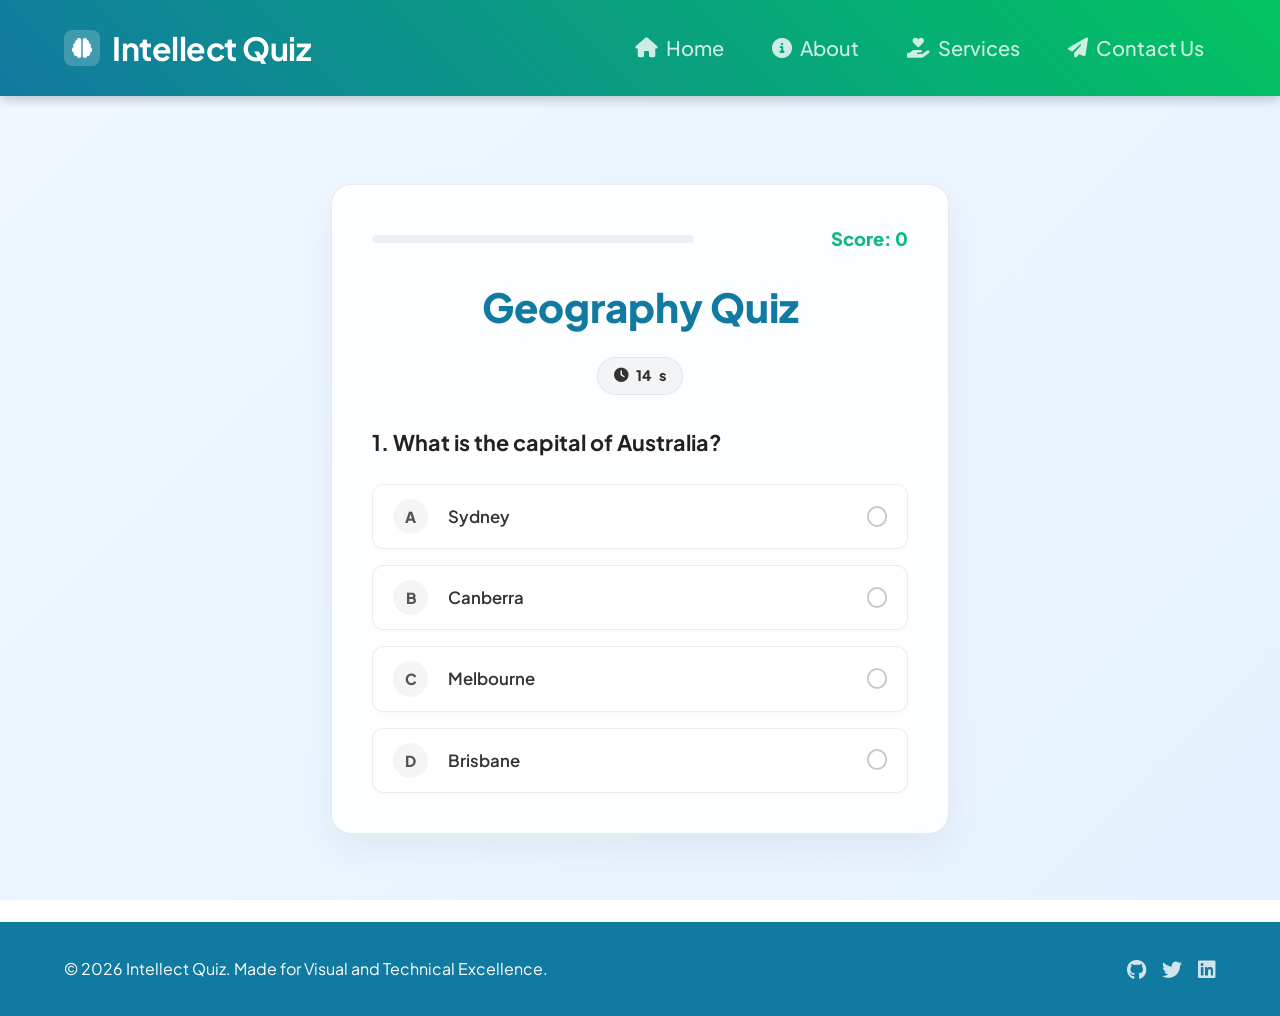
<file: quiz-geography.html>
<!DOCTYPE html>
<html lang="en">
<head>
  <meta charset="UTF-8">
  <meta name="viewport" content="width=device-width, initial-scale=1.0">
  <title>Intellect Quiz | Geography</title>
  <!-- Google Fonts -->
  <link href="https://fonts.googleapis.com/css2?family=Plus+Jakarta+Sans:wght@300;400;500;600;700;800&display=swap" rel="stylesheet">
  <!-- Font Awesome Icons -->
  <link href="https://cdnjs.cloudflare.com/ajax/libs/font-awesome/6.4.0/css/all.min.css" rel="stylesheet">
  <!-- Custom Global Stylesheet -->
  <link rel="stylesheet" href="global.css">
  <style>
    body {
      background: linear-gradient(135deg, #f0f8ff 0%, #e6f2ff 100%);
      background-attachment: fixed;
      color: #333;
    }
    .quiz-layout {
      max-width: 650px;
      margin: 3rem auto;
      padding: 0 1rem;
    }
    .quiz-container {
      width: 100%;
      background: rgba(255, 255, 255, 0.85); /* Light glassmorphic panel */
      backdrop-filter: blur(12px);
      border: 1px solid rgba(0, 0, 0, 0.08);
      border-radius: 20px;
      padding: 2.5rem;
      box-shadow: 0 15px 35px rgba(0, 0, 0, 0.05);
    }
    .quiz-heading {
      font-size: 2.5rem;
      margin-bottom: 20px;
      text-align: center;
      color: #117aa0;
      font-family: 'Plus Jakarta Sans', sans-serif;
      font-weight: 800;
    }
    
    /* HUD Row for counters */
    .hud-row {
      display: flex;
      justify-content: space-between;
      align-items: center;
      margin-bottom: 1.5rem;
    }
    .progress-container {
      flex-grow: 1;
      max-width: 60%;
      background: rgba(0, 0, 0, 0.06);
      border-radius: 25px;
      height: 8px;
      overflow: hidden;
    }
    .progress-bar {
      height: 100%;
      background: #10b981; /* Green Accent */
      width: 0%;
      border-radius: 25px;
      transition: width 0.5s cubic-bezier(0.16, 1, 0.3, 1);
    }
    .scoreboard {
      font-size: 1.15rem;
      font-weight: 800;
      color: #10b981; /* Green Accent */
    }
    .timer-badge {
      display: inline-flex;
      align-items: center;
      gap: 0.45rem;
      background: rgba(0, 0, 0, 0.04);
      border: 1px solid rgba(0, 0, 0, 0.06);
      padding: 0.45rem 1rem;
      border-radius: 20px;
      font-size: 0.9rem;
      font-weight: 800;
      color: #333;
      box-shadow: 0 2px 5px rgba(0,0,0,0.02);
      transition: all 0.3s;
    }
    .timer-badge.low-time {
      background: rgba(239, 68, 68, 0.1);
      border-color: rgba(239, 68, 68, 0.3);
      color: #ef4444;
      animation: pulse 1s infinite;
    }
    @keyframes pulse {
      0% { transform: scale(1); }
      50% { transform: scale(1.05); }
      100% { transform: scale(1); }
    }

    .question-card {
      display: none;
    }
    .question-card.active {
      display: block;
      animation: fadeIn 0.4s ease forwards;
    }
    .question-text {
      font-size: 1.35rem;
      margin-bottom: 25px;
      font-weight: 700;
      color: #222;
      line-height: 1.5;
    }
    .options {
      list-style-type: none;
      padding: 0;
      display: flex;
      flex-direction: column;
      gap: 1rem;
    }
    
    /* Option button design */
    .option {
      padding: 14px 20px;
      background: #ffffff;
      border: 1px solid rgba(0, 0, 0, 0.08);
      border-radius: 12px;
      color: #333;
      cursor: pointer;
      font-size: 1.05rem;
      font-weight: 600;
      transition: all 0.25s cubic-bezier(0.16, 1, 0.3, 1);
      text-align: left;
      width: 100%;
      display: flex;
      align-items: center;
      box-shadow: 0 2px 6px rgba(0, 0, 0, 0.02);
    }
    .option-badge {
      display: inline-flex;
      justify-content: center;
      align-items: center;
      width: 2.2rem;
      height: 2.2rem;
      border-radius: 50%;
      background: rgba(0, 0, 0, 0.04);
      color: #555;
      font-weight: 800;
      font-size: 0.95rem;
      flex-shrink: 0;
      margin-right: 1.25rem;
      transition: all 0.2s;
    }
    .option-text {
      flex-grow: 1;
    }
    .option i {
      font-size: 1.25rem;
      opacity: 0.4;
      color: #777;
    }
    
    .option:hover:not(.disabled) {
      transform: translateY(-2px);
      box-shadow: 0 6px 15px rgba(0, 0, 0, 0.05);
      border-color: #10b981; /* Green Accent */
    }
    .option:hover:not(.disabled) .option-badge {
      background: rgba(16, 185, 129, 0.1);
      color: #10b981;
    }
    .option.correct {
      background: linear-gradient(135deg, #10b981, #059669) !important;
      border-color: #059669 !important;
      color: #fff !important;
    }
    .option.correct .option-badge {
      background: rgba(255, 255, 255, 0.2) !important;
      color: #fff !important;
    }
    .option.correct i {
      opacity: 1 !important;
      color: #fff !important;
    }
    .option.incorrect {
      background: linear-gradient(135deg, #ef4444, #dc2626) !important;
      border-color: #dc2626 !important;
      color: #fff !important;
    }
    .option.incorrect .option-badge {
      background: rgba(255, 255, 255, 0.2) !important;
      color: #fff !important;
    }
    .option.incorrect i {
      opacity: 1 !important;
      color: #fff !important;
    }
    .option.disabled {
      pointer-events: none;
      opacity: 0.65;
    }
    
    /* Results screen design */
    .results-panel {
      display: none;
      flex-direction: column;
      align-items: center;
      gap: 1.5rem;
      text-align: center;
    }
    .final-score {
      font-size: 2rem;
      margin: 15px 0;
      color: #10b981;
      font-weight: 800;
    }
    .action-row {
      display: flex;
      gap: 1rem;
      margin-top: 1rem;
      justify-content: center;
      flex-wrap: wrap;
      width: 100%;
    }
    .restart-btn {
      padding: 12px 24px;
      font-size: 1.1rem;
      font-weight: 700;
      color: white;
      background: #10b981;
      border: none;
      border-radius: 10px;
      cursor: pointer;
      transition: all 0.3s ease;
      display: inline-flex;
      align-items: center;
      gap: 0.5rem;
      box-shadow: 0 4px 12px rgba(16, 185, 129, 0.2);
    }
    .restart-btn:hover {
      transform: translateY(-2px);
      box-shadow: 0 6px 18px rgba(16, 185, 129, 0.3);
    }
    .review-section {
      width: 100%;
      text-align: left;
      margin-top: 2rem;
      border-top: 1px solid rgba(0,0,0,0.08);
      padding-top: 2rem;
    }
    .review-item {
      background: #ffffff;
      border: 1px solid rgba(0,0,0,0.06);
      border-radius: 10px;
      padding: 1.25rem;
      margin-bottom: 1rem;
      box-shadow: 0 3px 10px rgba(0,0,0,0.02);
      color: #333;
    }
    .review-item.correct-review {
      border-left: 5px solid #10b981;
    }
    .review-item.incorrect-review {
      border-left: 5px solid #ef4444;
    }
  </style>
</head>
<body>

  <!-- Navbar -->
  <nav class="navbar-custom">
    <div class="nav-container">
      <a href="index.html" class="brand">
        <div class="brand-icon">
          <i class="fa-solid fa-brain"></i>
        </div>
        Intellect Quiz
      </a>
      <button class="nav-toggle" id="nav-toggle">
        <i class="fa-solid fa-bars"></i>
      </button>
      <ul class="nav-menu" id="nav-menu">
        <li><a href="index.html" class="nav-link"><i class="fa-solid fa-house"></i> Home</a></li>
        <li><a href="about.html" class="nav-link"><i class="fa-solid fa-circle-info"></i> About</a></li>
        <li><a href="services.html" class="nav-link"><i class="fa-solid fa-hand-holding-heart"></i> Services</a></li>
        <li><a href="contact.html" class="nav-link"><i class="fa-solid fa-paper-plane"></i> Contact Us</a></li>
      </ul>
    </div>
  </nav>

  <!-- Main Content -->
  <main class="main-content">
    <div class="quiz-layout">
      
      <!-- Quiz Panel -->
      <div id="quiz-game-panel" class="quiz-container animated-fade-in">
        <!-- HUD Indicators -->
        <div class="hud-row">
          <div class="progress-container">
            <div class="progress-bar" id="progress-bar"></div>
          </div>
          <div class="scoreboard" id="scoreboard">Score: 0</div>
        </div>
        
        <h1 class="quiz-heading">Geography Quiz</h1>
        
        <div style="display: flex; justify-content: center; margin-bottom: 2rem;">
          <div class="timer-badge" id="timer-box">
            <i class="fa-solid fa-clock"></i> <span id="timer-sec">15</span>s
          </div>
        </div>

        <div id="questions-container">
          <!-- Q1 -->
          <div class="question-card active" data-correct-idx="1">
            <p class="question-text">1. What is the capital of Australia?</p>
            <ul class="options">
              <li>
                <button class="option" onclick="selectAnswer(this, 0)">
                  <span class="option-badge">A</span>
                  <span class="option-text">Sydney</span>
                  <i class="fa-regular fa-circle"></i>
                </button>
              </li>
              <li>
                <button class="option" onclick="selectAnswer(this, 1)">
                  <span class="option-badge">B</span>
                  <span class="option-text">Canberra</span>
                  <i class="fa-regular fa-circle"></i>
                </button>
              </li>
              <li>
                <button class="option" onclick="selectAnswer(this, 2)">
                  <span class="option-badge">C</span>
                  <span class="option-text">Melbourne</span>
                  <i class="fa-regular fa-circle"></i>
                </button>
              </li>
              <li>
                <button class="option" onclick="selectAnswer(this, 3)">
                  <span class="option-badge">D</span>
                  <span class="option-text">Brisbane</span>
                  <i class="fa-regular fa-circle"></i>
                </button>
              </li>
            </ul>
          </div>
          <!-- Q2 -->
          <div class="question-card" data-correct-idx="0">
            <p class="question-text">2. Which country is known as the Land of the Rising Sun?</p>
            <ul class="options">
              <li>
                <button class="option" onclick="selectAnswer(this, 0)">
                  <span class="option-badge">A</span>
                  <span class="option-text">Japan</span>
                  <i class="fa-regular fa-circle"></i>
                </button>
              </li>
              <li>
                <button class="option" onclick="selectAnswer(this, 1)">
                  <span class="option-badge">B</span>
                  <span class="option-text">China</span>
                  <i class="fa-regular fa-circle"></i>
                </button>
              </li>
              <li>
                <button class="option" onclick="selectAnswer(this, 2)">
                  <span class="option-badge">C</span>
                  <span class="option-text">Thailand</span>
                  <i class="fa-regular fa-circle"></i>
                </button>
              </li>
              <li>
                <button class="option" onclick="selectAnswer(this, 3)">
                  <span class="option-badge">D</span>
                  <span class="option-text">South Korea</span>
                  <i class="fa-regular fa-circle"></i>
                </button>
              </li>
            </ul>
          </div>
          <!-- Q3 -->
          <div class="question-card" data-correct-idx="0">
            <p class="question-text">3. Which continent is known as the "Dark Continent"?</p>
            <ul class="options">
              <li>
                <button class="option" onclick="selectAnswer(this, 0)">
                  <span class="option-badge">A</span>
                  <span class="option-text">Africa</span>
                  <i class="fa-regular fa-circle"></i>
                </button>
              </li>
              <li>
                <button class="option" onclick="selectAnswer(this, 1)">
                  <span class="option-badge">B</span>
                  <span class="option-text">Asia</span>
                  <i class="fa-regular fa-circle"></i>
                </button>
              </li>
              <li>
                <button class="option" onclick="selectAnswer(this, 2)">
                  <span class="option-badge">C</span>
                  <span class="option-text">Europe</span>
                  <i class="fa-regular fa-circle"></i>
                </button>
              </li>
              <li>
                <button class="option" onclick="selectAnswer(this, 3)">
                  <span class="option-badge">D</span>
                  <span class="option-text">South America</span>
                  <i class="fa-regular fa-circle"></i>
                </button>
              </li>
            </ul>
          </div>
          <!-- Q4 -->
          <div class="question-card" data-correct-idx="0">
            <p class="question-text">4. Which river is the longest in the world?</p>
            <ul class="options">
              <li>
                <button class="option" onclick="selectAnswer(this, 0)">
                  <span class="option-badge">A</span>
                  <span class="option-text">Nile</span>
                  <i class="fa-regular fa-circle"></i>
                </button>
              </li>
              <li>
                <button class="option" onclick="selectAnswer(this, 1)">
                  <span class="option-badge">B</span>
                  <span class="option-text">Amazon</span>
                  <i class="fa-regular fa-circle"></i>
                </button>
              </li>
              <li>
                <button class="option" onclick="selectAnswer(this, 2)">
                  <span class="option-badge">C</span>
                  <span class="option-text">Yangtze</span>
                  <i class="fa-regular fa-circle"></i>
                </button>
              </li>
              <li>
                <button class="option" onclick="selectAnswer(this, 3)">
                  <span class="option-badge">D</span>
                  <span class="option-text">Mississippi</span>
                  <i class="fa-regular fa-circle"></i>
                </button>
              </li>
            </ul>
          </div>
          <!-- Q5 -->
          <div class="question-card" data-correct-idx="0">
            <p class="question-text">5. Which mountain is the highest on Earth?</p>
            <ul class="options">
              <li>
                <button class="option" onclick="selectAnswer(this, 0)">
                  <span class="option-badge">A</span>
                  <span class="option-text">Mount Everest</span>
                  <i class="fa-regular fa-circle"></i>
                </button>
              </li>
              <li>
                <button class="option" onclick="selectAnswer(this, 1)">
                  <span class="option-badge">B</span>
                  <span class="option-text">K2</span>
                  <i class="fa-regular fa-circle"></i>
                </button>
              </li>
              <li>
                <button class="option" onclick="selectAnswer(this, 2)">
                  <span class="option-badge">C</span>
                  <span class="option-text">Kilimanjaro</span>
                  <i class="fa-regular fa-circle"></i>
                </button>
              </li>
              <li>
                <button class="option" onclick="selectAnswer(this, 3)">
                  <span class="option-badge">D</span>
                  <span class="option-text">Mount Fuji</span>
                  <i class="fa-regular fa-circle"></i>
                </button>
              </li>
            </ul>
          </div>
          <!-- Q6 -->
          <div class="question-card" data-correct-idx="1">
            <p class="question-text">6. Which country has the largest population?</p>
            <ul class="options">
              <li>
                <button class="option" onclick="selectAnswer(this, 0)">
                  <span class="option-badge">A</span>
                  <span class="option-text">United States</span>
                  <i class="fa-regular fa-circle"></i>
                </button>
              </li>
              <li>
                <button class="option" onclick="selectAnswer(this, 1)">
                  <span class="option-badge">B</span>
                  <span class="option-text">China</span>
                  <i class="fa-regular fa-circle"></i>
                </button>
              </li>
              <li>
                <button class="option" onclick="selectAnswer(this, 2)">
                  <span class="option-badge">C</span>
                  <span class="option-text">India</span>
                  <i class="fa-regular fa-circle"></i>
                </button>
              </li>
              <li>
                <button class="option" onclick="selectAnswer(this, 3)">
                  <span class="option-badge">D</span>
                  <span class="option-text">Russia</span>
                  <i class="fa-regular fa-circle"></i>
                </button>
              </li>
            </ul>
          </div>
          <!-- Q7 -->
          <div class="question-card" data-correct-idx="0">
            <p class="question-text">7. Which desert is the largest in the world?</p>
            <ul class="options">
              <li>
                <button class="option" onclick="selectAnswer(this, 0)">
                  <span class="option-badge">A</span>
                  <span class="option-text">Sahara</span>
                  <i class="fa-regular fa-circle"></i>
                </button>
              </li>
              <li>
                <button class="option" onclick="selectAnswer(this, 1)">
                  <span class="option-badge">B</span>
                  <span class="option-text">Kalahari</span>
                  <i class="fa-regular fa-circle"></i>
                </button>
              </li>
              <li>
                <button class="option" onclick="selectAnswer(this, 2)">
                  <span class="option-badge">C</span>
                  <span class="option-text">Gobi</span>
                  <i class="fa-regular fa-circle"></i>
                </button>
              </li>
              <li>
                <button class="option" onclick="selectAnswer(this, 3)">
                  <span class="option-badge">D</span>
                  <span class="option-text">Atacama</span>
                  <i class="fa-regular fa-circle"></i>
                </button>
              </li>
            </ul>
          </div>
          <!-- Q8 -->
          <div class="question-card" data-correct-idx="0">
            <p class="question-text">8. Which ocean is the largest?</p>
            <ul class="options">
              <li>
                <button class="option" onclick="selectAnswer(this, 0)">
                  <span class="option-badge">A</span>
                  <span class="option-text">Pacific Ocean</span>
                  <i class="fa-regular fa-circle"></i>
                </button>
              </li>
              <li>
                <button class="option" onclick="selectAnswer(this, 1)">
                  <span class="option-badge">B</span>
                  <span class="option-text">Atlantic Ocean</span>
                  <i class="fa-regular fa-circle"></i>
                </button>
              </li>
              <li>
                <button class="option" onclick="selectAnswer(this, 2)">
                  <span class="option-badge">C</span>
                  <span class="option-text">Indian Ocean</span>
                  <i class="fa-regular fa-circle"></i>
                </button>
              </li>
              <li>
                <button class="option" onclick="selectAnswer(this, 3)">
                  <span class="option-badge">D</span>
                  <span class="option-text">Arctic Ocean</span>
                  <i class="fa-regular fa-circle"></i>
                </button>
              </li>
            </ul>
          </div>
          <!-- Q9 -->
          <div class="question-card" data-correct-idx="1">
            <p class="question-text">9. What is the capital city of Canada?</p>
            <ul class="options">
              <li>
                <button class="option" onclick="selectAnswer(this, 0)">
                  <span class="option-badge">A</span>
                  <span class="option-text">Vancouver</span>
                  <i class="fa-regular fa-circle"></i>
                </button>
              </li>
              <li>
                <button class="option" onclick="selectAnswer(this, 1)">
                  <span class="option-badge">B</span>
                  <span class="option-text">Ottawa</span>
                  <i class="fa-regular fa-circle"></i>
                </button>
              </li>
              <li>
                <button class="option" onclick="selectAnswer(this, 2)">
                  <span class="option-badge">C</span>
                  <span class="option-text">Toronto</span>
                  <i class="fa-regular fa-circle"></i>
                </button>
              </li>
              <li>
                <button class="option" onclick="selectAnswer(this, 3)">
                  <span class="option-badge">D</span>
                  <span class="option-text">Montreal</span>
                  <i class="fa-regular fa-circle"></i>
                </button>
              </li>
            </ul>
          </div>
          <!-- Q10 -->
          <div class="question-card" data-correct-idx="0">
            <p class="question-text">10. Which country has the longest coastline?</p>
            <ul class="options">
              <li>
                <button class="option" onclick="selectAnswer(this, 0)">
                  <span class="option-badge">A</span>
                  <span class="option-text">Canada</span>
                  <i class="fa-regular fa-circle"></i>
                </button>
              </li>
              <li>
                <button class="option" onclick="selectAnswer(this, 1)">
                  <span class="option-badge">B</span>
                  <span class="option-text">Russia</span>
                  <i class="fa-regular fa-circle"></i>
                </button>
              </li>
              <li>
                <button class="option" onclick="selectAnswer(this, 2)">
                  <span class="option-badge">C</span>
                  <span class="option-text">Australia</span>
                  <i class="fa-regular fa-circle"></i>
                </button>
              </li>
              <li>
                <button class="option" onclick="selectAnswer(this, 3)">
                  <span class="option-badge">D</span>
                  <span class="option-text">United States</span>
                  <i class="fa-regular fa-circle"></i>
                </button>
              </li>
            </ul>
          </div>
        </div>
      </div>

      <!-- Results Panel -->
      <div id="results-panel" class="quiz-container results-panel">
        <h2 class="quiz-heading">Quiz Completed!</h2>
        <div class="final-score" id="final-score">Your final score is: 0 / 10</div>
        
        <div class="action-row">
          <button class="restart-btn" onclick="location.reload();"><i class="fa-solid fa-rotate-left"></i> Restart Quiz</button>
          <a href="select.html" class="restart-btn" style="text-decoration: none; background: #10b981; box-shadow: 0 4px 12px rgba(16, 185, 129, 0.2);"><i class="fa-solid fa-list"></i> Category Selector</a>
          <a href="index.html" class="restart-btn" style="text-decoration: none; background: #117aa0; box-shadow: 0 4px 12px rgba(17, 122, 160, 0.2);"><i class="fa-solid fa-house"></i> Home</a>
        </div>

        <div class="review-section">
          <h3 style="font-size: 1.3rem; margin-bottom: 1.25rem; font-weight: 700; color: #10b981;">Review Answers</h3>
          <div id="review-list"></div>
        </div>
      </div>

    </div>
  </main>

  <!-- Footer -->
  <footer class="footer-custom">
    <div class="footer-content">
      <div>&copy; 2026 Intellect Quiz. Made for Visual and Technical Excellence.</div>
      <div class="social-links">
        <a href="#" class="social-link"><i class="fa-brands fa-github"></i></a>
        <a href="#" class="social-link"><i class="fa-brands fa-twitter"></i></a>
        <a href="#" class="social-link"><i class="fa-brands fa-linkedin"></i></a>
      </div>
    </div>
  </footer>

  <script>
    // Navigation Toggle
    const toggleBtn = document.getElementById('nav-toggle');
    const navMenu = document.getElementById('nav-menu');
    toggleBtn.addEventListener('click', () => {
      navMenu.classList.toggle('mobile-open');
    });

    // Quiz Game Logic
    const categoryKey = 'geography';
    const cards = document.querySelectorAll('.question-card');
    const progressBar = document.getElementById('progress-bar');
    const scoreboard = document.getElementById('scoreboard');
    const timerSec = document.getElementById('timer-sec');
    const timerBox = document.getElementById('timer-box');

    let currentIdx = 0;
    let score = 0;
    let timer = null;
    let timeLeft = 15;
    let userSelections = [];

    function startTimer() {
      timeLeft = 15;
      timerSec.textContent = timeLeft;
      timerBox.classList.remove('low-time');
      
      clearInterval(timer);
      timer = setInterval(() => {
        timeLeft--;
        timerSec.textContent = timeLeft;
        
        if (timeLeft <= 4) {
          timerBox.classList.add('low-time');
        }
        
        if (timeLeft <= 0) {
          clearInterval(timer);
          handleTimeout();
        }
      }, 1000);
    }

    function handleTimeout() {
      const activeCard = cards[currentIdx];
      const correctIdx = parseInt(activeCard.getAttribute('data-correct-idx'));
      const options = activeCard.querySelectorAll('.option');
      
      options[correctIdx].classList.add('correct');
      options[correctIdx].querySelector('i').className = 'fa-solid fa-circle-check';
      options.forEach(btn => btn.classList.add('disabled'));

      const qText = activeCard.querySelector('.question-text').textContent;
      const correctText = options[correctIdx].querySelector('.option-text').textContent.trim();
      userSelections.push({
        question: qText,
        selected: '(Time Out)',
        correct: correctText,
        isCorrect: false
      });

      setTimeout(advanceQuiz, 1800);
    }

    function selectAnswer(button, idx) {
      clearInterval(timer);
      
      const activeCard = cards[currentIdx];
      const correctIdx = parseInt(activeCard.getAttribute('data-correct-idx'));
      const options = activeCard.querySelectorAll('.option');
      const isCorrect = (idx === correctIdx);

      options.forEach(btn => btn.classList.add('disabled'));

      const qText = activeCard.querySelector('.question-text').textContent;
      const selectedText = button.querySelector('.option-text').textContent.trim();
      const correctText = options[correctIdx].querySelector('.option-text').textContent.trim();

      if (isCorrect) {
        score++;
        scoreboard.textContent = `Score: ${score}`;
        button.classList.add('correct');
        button.querySelector('i').className = 'fa-solid fa-circle-check';
      } else {
        button.classList.add('incorrect');
        button.querySelector('i').className = 'fa-solid fa-circle-xmark';
        options[correctIdx].classList.add('correct');
        options[correctIdx].querySelector('i').className = 'fa-solid fa-circle-check';
      }

      userSelections.push({
        question: qText,
        selected: selectedText,
        correct: correctText,
        isCorrect: isCorrect
      });

      setTimeout(advanceQuiz, 1500);
    }

    function advanceQuiz() {
      cards[currentIdx].classList.remove('active');
      currentIdx++;

      if (currentIdx < cards.length) {
        cards[currentIdx].classList.add('active');
        updateProgress();
        startTimer();
      } else {
        finishQuiz();
      }
    }

    function updateProgress() {
      const percentage = ((currentIdx) / cards.length) * 100;
      progressBar.style.width = `${percentage}%`;
    }

    function finishQuiz() {
      clearInterval(timer);
      document.getElementById('quiz-game-panel').style.display = 'none';
      document.getElementById('results-panel').style.display = 'flex';
      
      document.getElementById('final-score').textContent = `Your final score is: ${score} / ${cards.length}`;

      const oldHighScore = localStorage.getItem(`highScore_${categoryKey}`);
      if (oldHighScore === null || score > parseInt(oldHighScore)) {
        localStorage.setItem(`highScore_${categoryKey}`, score);
      }
      
      const oldAttempts = parseInt(localStorage.getItem(`attempts_${categoryKey}`) || 0);
      localStorage.setItem(`attempts_${categoryKey}`, oldAttempts + 1);

      const reviewList = document.getElementById('review-list');
      reviewList.innerHTML = '';
      
      userSelections.forEach((item, index) => {
        const itemClass = item.isCorrect ? 'correct-review' : 'incorrect-review';
        const statusIcon = item.isCorrect ? '<i class="fa-solid fa-circle-check" style="color: #10b981; font-size: 1.2rem;"></i>' : '<i class="fa-solid fa-circle-xmark" style="color: #ef4444; font-size: 1.2rem;"></i>';
        
        reviewList.innerHTML += `
          <div class="review-item ${itemClass}">
            <div style="font-weight: 700; font-size: 1.05rem; margin-bottom: 0.5rem; display: flex; align-items: center; gap: 0.75rem;">
              <span>${statusIcon}</span>
              <span>Question ${index + 1}: ${item.question}</span>
            </div>
            <div style="font-size: 0.95rem; margin-left: 2rem; display: flex; flex-direction: column; gap: 0.25rem; opacity: 0.9;">
              <div>Selected: <span style="font-weight: 700; color: ${item.isCorrect ? '#10b981' : '#ef4444'}">${item.selected}</span></div>
              ${!item.isCorrect ? `<div>Correct Answer: <span style="font-weight: 700; color: #10b981;">${item.correct}</span></div>` : ''}
            </div>
          </div>
        `;
      });
    }

    startTimer();
    updateProgress();
  </script>
</body>
</html>
</file>
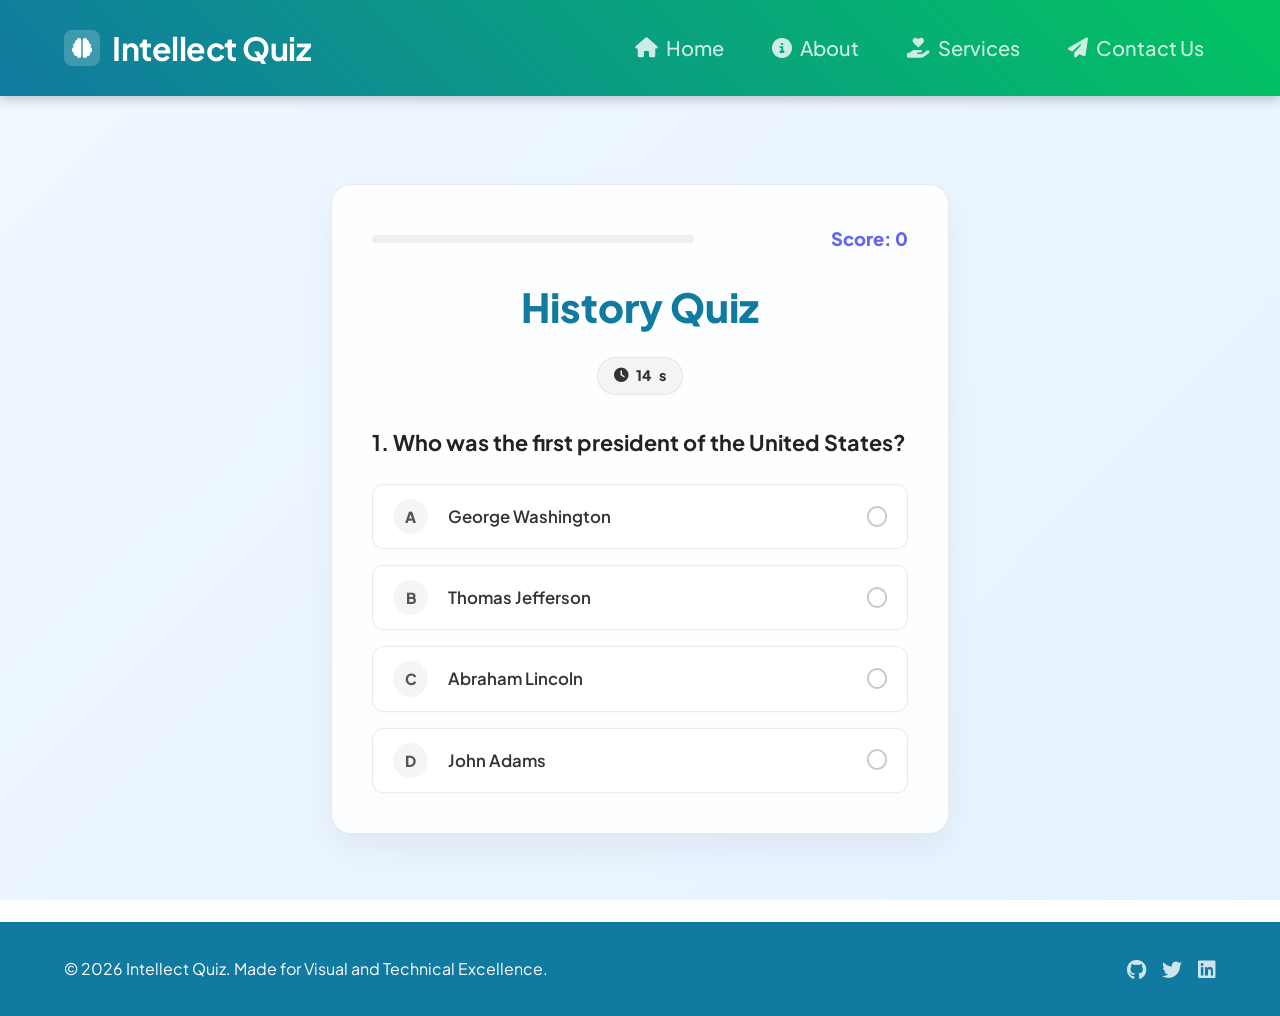
<file: quiz-history.html>
<!DOCTYPE html>
<html lang="en">
<head>
  <meta charset="UTF-8">
  <meta name="viewport" content="width=device-width, initial-scale=1.0">
  <title>Intellect Quiz | History</title>
  <!-- Google Fonts -->
  <link href="https://fonts.googleapis.com/css2?family=Plus+Jakarta+Sans:wght@300;400;500;600;700;800&display=swap" rel="stylesheet">
  <!-- Font Awesome Icons -->
  <link href="https://cdnjs.cloudflare.com/ajax/libs/font-awesome/6.4.0/css/all.min.css" rel="stylesheet">
  <!-- Custom Global Stylesheet -->
  <link rel="stylesheet" href="global.css">
  <style>
    body {
      background: linear-gradient(135deg, #f0f8ff 0%, #e6f2ff 100%);
      background-attachment: fixed;
      color: #333;
    }
    .quiz-layout {
      max-width: 650px;
      margin: 3rem auto;
      padding: 0 1rem;
    }
    .quiz-container {
      width: 100%;
      background: rgba(255, 255, 255, 0.85); /* Light glassmorphic panel */
      backdrop-filter: blur(12px);
      border: 1px solid rgba(0, 0, 0, 0.08);
      border-radius: 20px;
      padding: 2.5rem;
      box-shadow: 0 15px 35px rgba(0, 0, 0, 0.05);
    }
    .quiz-heading {
      font-size: 2.5rem;
      margin-bottom: 20px;
      text-align: center;
      color: #117aa0;
      font-family: 'Plus Jakarta Sans', sans-serif;
      font-weight: 800;
    }
    
    /* HUD Row for counters */
    .hud-row {
      display: flex;
      justify-content: space-between;
      align-items: center;
      margin-bottom: 1.5rem;
    }
    .progress-container {
      flex-grow: 1;
      max-width: 60%;
      background: rgba(0, 0, 0, 0.06);
      border-radius: 25px;
      height: 8px;
      overflow: hidden;
    }
    .progress-bar {
      height: 100%;
      background: #6366f1; /* Indigo Accent */
      width: 0%;
      border-radius: 25px;
      transition: width 0.5s cubic-bezier(0.16, 1, 0.3, 1);
    }
    .scoreboard {
      font-size: 1.15rem;
      font-weight: 800;
      color: #6366f1; /* Indigo Accent */
    }
    .timer-badge {
      display: inline-flex;
      align-items: center;
      gap: 0.45rem;
      background: rgba(0, 0, 0, 0.04);
      border: 1px solid rgba(0, 0, 0, 0.06);
      padding: 0.45rem 1rem;
      border-radius: 20px;
      font-size: 0.9rem;
      font-weight: 800;
      color: #333;
      box-shadow: 0 2px 5px rgba(0,0,0,0.02);
      transition: all 0.3s;
    }
    .timer-badge.low-time {
      background: rgba(239, 68, 68, 0.1);
      border-color: rgba(239, 68, 68, 0.3);
      color: #ef4444;
      animation: pulse 1s infinite;
    }
    @keyframes pulse {
      0% { transform: scale(1); }
      50% { transform: scale(1.05); }
      100% { transform: scale(1); }
    }

    .question-card {
      display: none;
    }
    .question-card.active {
      display: block;
      animation: fadeIn 0.4s ease forwards;
    }
    .question-text {
      font-size: 1.35rem;
      margin-bottom: 25px;
      font-weight: 700;
      color: #222;
      line-height: 1.5;
    }
    .options {
      list-style-type: none;
      padding: 0;
      display: flex;
      flex-direction: column;
      gap: 1rem;
    }
    
    /* Option button design */
    .option {
      padding: 14px 20px;
      background: #ffffff;
      border: 1px solid rgba(0, 0, 0, 0.08);
      border-radius: 12px;
      color: #333;
      cursor: pointer;
      font-size: 1.05rem;
      font-weight: 600;
      transition: all 0.25s cubic-bezier(0.16, 1, 0.3, 1);
      text-align: left;
      width: 100%;
      display: flex;
      align-items: center;
      box-shadow: 0 2px 6px rgba(0, 0, 0, 0.02);
    }
    .option-badge {
      display: inline-flex;
      justify-content: center;
      align-items: center;
      width: 2.2rem;
      height: 2.2rem;
      border-radius: 50%;
      background: rgba(0, 0, 0, 0.04);
      color: #555;
      font-weight: 800;
      font-size: 0.95rem;
      flex-shrink: 0;
      margin-right: 1.25rem;
      transition: all 0.2s;
    }
    .option-text {
      flex-grow: 1;
    }
    .option i {
      font-size: 1.25rem;
      opacity: 0.4;
      color: #777;
    }
    
    .option:hover:not(.disabled) {
      transform: translateY(-2px);
      box-shadow: 0 6px 15px rgba(0, 0, 0, 0.05);
      border-color: #6366f1; /* Indigo Accent */
    }
    .option:hover:not(.disabled) .option-badge {
      background: rgba(99, 102, 241, 0.1);
      color: #6366f1;
    }
    .option.correct {
      background: linear-gradient(135deg, #10b981, #059669) !important;
      border-color: #059669 !important;
      color: #fff !important;
    }
    .option.correct .option-badge {
      background: rgba(255, 255, 255, 0.2) !important;
      color: #fff !important;
    }
    .option.correct i {
      opacity: 1 !important;
      color: #fff !important;
    }
    .option.incorrect {
      background: linear-gradient(135deg, #ef4444, #dc2626) !important;
      border-color: #dc2626 !important;
      color: #fff !important;
    }
    .option.incorrect .option-badge {
      background: rgba(255, 255, 255, 0.2) !important;
      color: #fff !important;
    }
    .option.incorrect i {
      opacity: 1 !important;
      color: #fff !important;
    }
    .option.disabled {
      pointer-events: none;
      opacity: 0.65;
    }
    
    /* Results screen design */
    .results-panel {
      display: none;
      flex-direction: column;
      align-items: center;
      gap: 1.5rem;
      text-align: center;
    }
    .final-score {
      font-size: 2rem;
      margin: 15px 0;
      color: #6366f1;
      font-weight: 800;
    }
    .action-row {
      display: flex;
      gap: 1rem;
      margin-top: 1rem;
      justify-content: center;
      flex-wrap: wrap;
      width: 100%;
    }
    .restart-btn {
      padding: 12px 24px;
      font-size: 1.1rem;
      font-weight: 700;
      color: white;
      background: #6366f1;
      border: none;
      border-radius: 10px;
      cursor: pointer;
      transition: all 0.3s ease;
      display: inline-flex;
      align-items: center;
      gap: 0.5rem;
      box-shadow: 0 4px 12px rgba(99, 102, 241, 0.2);
    }
    .restart-btn:hover {
      transform: translateY(-2px);
      box-shadow: 0 6px 18px rgba(99, 102, 241, 0.3);
    }
    .review-section {
      width: 100%;
      text-align: left;
      margin-top: 2rem;
      border-top: 1px solid rgba(0,0,0,0.08);
      padding-top: 2rem;
    }
    .review-item {
      background: #ffffff;
      border: 1px solid rgba(0,0,0,0.06);
      border-radius: 10px;
      padding: 1.25rem;
      margin-bottom: 1rem;
      box-shadow: 0 3px 10px rgba(0,0,0,0.02);
      color: #333;
    }
    .review-item.correct-review {
      border-left: 5px solid #10b981;
    }
    .review-item.incorrect-review {
      border-left: 5px solid #ef4444;
    }
  </style>
</head>
<body>

  <!-- Navbar -->
  <nav class="navbar-custom">
    <div class="nav-container">
      <a href="index.html" class="brand">
        <div class="brand-icon">
          <i class="fa-solid fa-brain"></i>
        </div>
        Intellect Quiz
      </a>
      <button class="nav-toggle" id="nav-toggle">
        <i class="fa-solid fa-bars"></i>
      </button>
      <ul class="nav-menu" id="nav-menu">
        <li><a href="index.html" class="nav-link"><i class="fa-solid fa-house"></i> Home</a></li>
        <li><a href="about.html" class="nav-link"><i class="fa-solid fa-circle-info"></i> About</a></li>
        <li><a href="services.html" class="nav-link"><i class="fa-solid fa-hand-holding-heart"></i> Services</a></li>
        <li><a href="contact.html" class="nav-link"><i class="fa-solid fa-paper-plane"></i> Contact Us</a></li>
      </ul>
    </div>
  </nav>

  <!-- Main Content -->
  <main class="main-content">
    <div class="quiz-layout">
      
      <!-- Quiz Panel -->
      <div id="quiz-game-panel" class="quiz-container animated-fade-in">
        <!-- HUD Indicators -->
        <div class="hud-row">
          <div class="progress-container">
            <div class="progress-bar" id="progress-bar"></div>
          </div>
          <div class="scoreboard" id="scoreboard">Score: 0</div>
        </div>
        
        <h1 class="quiz-heading">History Quiz</h1>
        
        <div style="display: flex; justify-content: center; margin-bottom: 2rem;">
          <div class="timer-badge" id="timer-box">
            <i class="fa-solid fa-clock"></i> <span id="timer-sec">15</span>s
          </div>
        </div>

        <div id="questions-container">
          <!-- Q1 -->
          <div class="question-card active" data-correct-idx="0">
            <p class="question-text">1. Who was the first president of the United States?</p>
            <ul class="options">
              <li>
                <button class="option" onclick="selectAnswer(this, 0)">
                  <span class="option-badge">A</span>
                  <span class="option-text">George Washington</span>
                  <i class="fa-regular fa-circle"></i>
                </button>
              </li>
              <li>
                <button class="option" onclick="selectAnswer(this, 1)">
                  <span class="option-badge">B</span>
                  <span class="option-text">Thomas Jefferson</span>
                  <i class="fa-regular fa-circle"></i>
                </button>
              </li>
              <li>
                <button class="option" onclick="selectAnswer(this, 2)">
                  <span class="option-badge">C</span>
                  <span class="option-text">Abraham Lincoln</span>
                  <i class="fa-regular fa-circle"></i>
                </button>
              </li>
              <li>
                <button class="option" onclick="selectAnswer(this, 3)">
                  <span class="option-badge">D</span>
                  <span class="option-text">John Adams</span>
                  <i class="fa-regular fa-circle"></i>
                </button>
              </li>
            </ul>
          </div>
          <!-- Q2 -->
          <div class="question-card" data-correct-idx="0">
            <p class="question-text">2. Who discovered America in 1492?</p>
            <ul class="options">
              <li>
                <button class="option" onclick="selectAnswer(this, 0)">
                  <span class="option-badge">A</span>
                  <span class="option-text">Christopher Columbus</span>
                  <i class="fa-regular fa-circle"></i>
                </button>
              </li>
              <li>
                <button class="option" onclick="selectAnswer(this, 1)">
                  <span class="option-badge">B</span>
                  <span class="option-text">Ferdinand Magellan</span>
                  <i class="fa-regular fa-circle"></i>
                </button>
              </li>
              <li>
                <button class="option" onclick="selectAnswer(this, 2)">
                  <span class="option-badge">C</span>
                  <span class="option-text">Marco Polo</span>
                  <i class="fa-regular fa-circle"></i>
                </button>
              </li>
              <li>
                <button class="option" onclick="selectAnswer(this, 3)">
                  <span class="option-badge">D</span>
                  <span class="option-text">James Cook</span>
                  <i class="fa-regular fa-circle"></i>
                </button>
              </li>
            </ul>
          </div>
          <!-- Q3 -->
          <div class="question-card" data-correct-idx="0">
            <p class="question-text">3. In which year did World War II end?</p>
            <ul class="options">
              <li>
                <button class="option" onclick="selectAnswer(this, 0)">
                  <span class="option-badge">A</span>
                  <span class="option-text">1945</span>
                  <i class="fa-regular fa-circle"></i>
                </button>
              </li>
              <li>
                <button class="option" onclick="selectAnswer(this, 1)">
                  <span class="option-badge">B</span>
                  <span class="option-text">1940</span>
                  <i class="fa-regular fa-circle"></i>
                </button>
              </li>
              <li>
                <button class="option" onclick="selectAnswer(this, 2)">
                  <span class="option-badge">C</span>
                  <span class="option-text">1939</span>
                  <i class="fa-regular fa-circle"></i>
                </button>
              </li>
              <li>
                <button class="option" onclick="selectAnswer(this, 3)">
                  <span class="option-badge">D</span>
                  <span class="option-text">1950</span>
                  <i class="fa-regular fa-circle"></i>
                </button>
              </li>
            </ul>
          </div>
          <!-- Q4 -->
          <div class="question-card" data-correct-idx="0">
            <p class="question-text">4. Who was the first emperor of China?</p>
            <ul class="options">
              <li>
                <button class="option" onclick="selectAnswer(this, 0)">
                  <span class="option-badge">A</span>
                  <span class="option-text">Qin Shi Huang</span>
                  <i class="fa-regular fa-circle"></i>
                </button>
              </li>
              <li>
                <button class="option" onclick="selectAnswer(this, 1)">
                  <span class="option-badge">B</span>
                  <span class="option-text">Sun Tzu</span>
                  <i class="fa-regular fa-circle"></i>
                </button>
              </li>
              <li>
                <button class="option" onclick="selectAnswer(this, 2)">
                  <span class="option-badge">C</span>
                  <span class="option-text">Liu Bang</span>
                  <i class="fa-regular fa-circle"></i>
                </button>
              </li>
              <li>
                <button class="option" onclick="selectAnswer(this, 3)">
                  <span class="option-badge">D</span>
                  <span class="option-text">Kublai Khan</span>
                  <i class="fa-regular fa-circle"></i>
                </button>
              </li>
            </ul>
          </div>
          <!-- Q5 -->
          <div class="question-card" data-correct-idx="0">
            <p class="question-text">5. In which year did the Titanic sink?</p>
            <ul class="options">
              <li>
                <button class="option" onclick="selectAnswer(this, 0)">
                  <span class="option-badge">A</span>
                  <span class="option-text">1912</span>
                  <i class="fa-regular fa-circle"></i>
                </button>
              </li>
              <li>
                <button class="option" onclick="selectAnswer(this, 1)">
                  <span class="option-badge">B</span>
                  <span class="option-text">1905</span>
                  <i class="fa-regular fa-circle"></i>
                </button>
              </li>
              <li>
                <button class="option" onclick="selectAnswer(this, 2)">
                  <span class="option-badge">C</span>
                  <span class="option-text">1898</span>
                  <i class="fa-regular fa-circle"></i>
                </button>
              </li>
              <li>
                <button class="option" onclick="selectAnswer(this, 3)">
                  <span class="option-badge">D</span>
                  <span class="option-text">1920</span>
                  <i class="fa-regular fa-circle"></i>
                </button>
              </li>
            </ul>
          </div>
          <!-- Q6 -->
          <div class="question-card" data-correct-idx="0">
            <p class="question-text">6. Who was the leader of the Soviet Union during World War II?</p>
            <ul class="options">
              <li>
                <button class="option" onclick="selectAnswer(this, 0)">
                  <span class="option-badge">A</span>
                  <span class="option-text">Joseph Stalin</span>
                  <i class="fa-regular fa-circle"></i>
                </button>
              </li>
              <li>
                <button class="option" onclick="selectAnswer(this, 1)">
                  <span class="option-badge">B</span>
                  <span class="option-text">Nikita Khrushchev</span>
                  <i class="fa-regular fa-circle"></i>
                </button>
              </li>
              <li>
                <button class="option" onclick="selectAnswer(this, 2)">
                  <span class="option-badge">C</span>
                  <span class="option-text">Vladimir Lenin</span>
                  <i class="fa-regular fa-circle"></i>
                </button>
              </li>
              <li>
                <button class="option" onclick="selectAnswer(this, 3)">
                  <span class="option-badge">D</span>
                  <span class="option-text">Leon Trotsky</span>
                  <i class="fa-regular fa-circle"></i>
                </button>
              </li>
            </ul>
          </div>
          <!-- Q7 -->
          <div class="question-card" data-correct-idx="0">
            <p class="question-text">7. Who was the first woman to fly solo across the Atlantic?</p>
            <ul class="options">
              <li>
                <button class="option" onclick="selectAnswer(this, 0)">
                  <span class="option-badge">A</span>
                  <span class="option-text">Amelia Earhart</span>
                  <i class="fa-regular fa-circle"></i>
                </button>
              </li>
              <li>
                <button class="option" onclick="selectAnswer(this, 1)">
                  <span class="option-badge">B</span>
                  <span class="option-text">Bessie Coleman</span>
                  <i class="fa-regular fa-circle"></i>
                </button>
              </li>
              <li>
                <button class="option" onclick="selectAnswer(this, 2)">
                  <span class="option-badge">C</span>
                  <span class="option-text">Jacqueline Cochran</span>
                  <i class="fa-regular fa-circle"></i>
                </button>
              </li>
              <li>
                <button class="option" onclick="selectAnswer(this, 3)">
                  <span class="option-badge">D</span>
                  <span class="option-text">Harriet Quimby</span>
                  <i class="fa-regular fa-circle"></i>
                </button>
              </li>
            </ul>
          </div>
          <!-- Q8 -->
          <div class="question-card" data-correct-idx="0">
            <p class="question-text">8. Who was the first woman to become the Prime Minister of the United Kingdom?</p>
            <ul class="options">
              <li>
                <button class="option" onclick="selectAnswer(this, 0)">
                  <span class="option-badge">A</span>
                  <span class="option-text">Margaret Thatcher</span>
                  <i class="fa-regular fa-circle"></i>
                </button>
              </li>
              <li>
                <button class="option" onclick="selectAnswer(this, 1)">
                  <span class="option-badge">B</span>
                  <span class="option-text">Elizabeth II</span>
                  <i class="fa-regular fa-circle"></i>
                </button>
              </li>
              <li>
                <button class="option" onclick="selectAnswer(this, 2)">
                  <span class="option-badge">C</span>
                  <span class="option-text">Theresa May</span>
                  <i class="fa-regular fa-circle"></i>
                </button>
              </li>
              <li>
                <button class="option" onclick="selectAnswer(this, 3)">
                  <span class="option-badge">D</span>
                  <span class="option-text">Eleanor Roosevelt</span>
                  <i class="fa-regular fa-circle"></i>
                </button>
              </li>
            </ul>
          </div>
          <!-- Q9 -->
          <div class="question-card" data-correct-idx="0">
            <p class="question-text">9. In which year did the Berlin Wall fall?</p>
            <ul class="options">
              <li>
                <button class="option" onclick="selectAnswer(this, 0)">
                  <span class="option-badge">A</span>
                  <span class="option-text">1989</span>
                  <i class="fa-regular fa-circle"></i>
                </button>
              </li>
              <li>
                <button class="option" onclick="selectAnswer(this, 1)">
                  <span class="option-badge">B</span>
                  <span class="option-text">1991</span>
                  <i class="fa-regular fa-circle"></i>
                </button>
              </li>
              <li>
                <button class="option" onclick="selectAnswer(this, 2)">
                  <span class="option-badge">C</span>
                  <span class="option-text">1975</span>
                  <i class="fa-regular fa-circle"></i>
                </button>
              </li>
              <li>
                <button class="option" onclick="selectAnswer(this, 3)">
                  <span class="option-badge">D</span>
                  <span class="option-text">1980</span>
                  <i class="fa-regular fa-circle"></i>
                </button>
              </li>
            </ul>
          </div>
          <!-- Q10 -->
          <div class="question-card" data-correct-idx="0">
            <p class="question-text">10. Who was the first person to walk on the Moon?</p>
            <ul class="options">
              <li>
                <button class="option" onclick="selectAnswer(this, 0)">
                  <span class="option-badge">A</span>
                  <span class="option-text">Neil Armstrong</span>
                  <i class="fa-regular fa-circle"></i>
                </button>
              </li>
              <li>
                <button class="option" onclick="selectAnswer(this, 1)">
                  <span class="option-badge">B</span>
                  <span class="option-text">Buzz Aldrin</span>
                  <i class="fa-regular fa-circle"></i>
                </button>
              </li>
              <li>
                <button class="option" onclick="selectAnswer(this, 2)">
                  <span class="option-badge">C</span>
                  <span class="option-text">Michael Collins</span>
                  <i class="fa-regular fa-circle"></i>
                </button>
              </li>
              <li>
                <button class="option" onclick="selectAnswer(this, 3)">
                  <span class="option-badge">D</span>
                  <span class="option-text">Yuri Gagarin</span>
                  <i class="fa-regular fa-circle"></i>
                </button>
              </li>
            </ul>
          </div>
        </div>
      </div>

      <!-- Results Panel -->
      <div id="results-panel" class="quiz-container results-panel">
        <h2 class="quiz-heading">Quiz Completed!</h2>
        <div class="final-score" id="final-score">Your final score is: 0 / 10</div>
        
        <div class="action-row">
          <button class="restart-btn" onclick="location.reload();"><i class="fa-solid fa-rotate-left"></i> Restart Quiz</button>
          <a href="select.html" class="restart-btn" style="text-decoration: none; background: #6366f1; box-shadow: 0 4px 12px rgba(99, 102, 241, 0.2);"><i class="fa-solid fa-list"></i> Category Selector</a>
          <a href="index.html" class="restart-btn" style="text-decoration: none; background: #117aa0; box-shadow: 0 4px 12px rgba(17, 122, 160, 0.2);"><i class="fa-solid fa-house"></i> Home</a>
        </div>

        <div class="review-section">
          <h3 style="font-size: 1.3rem; margin-bottom: 1.25rem; font-weight: 700; color: #6366f1;">Review Answers</h3>
          <div id="review-list"></div>
        </div>
      </div>

    </div>
  </main>

  <!-- Footer -->
  <footer class="footer-custom">
    <div class="footer-content">
      <div>&copy; 2026 Intellect Quiz. Made for Visual and Technical Excellence.</div>
      <div class="social-links">
        <a href="#" class="social-link"><i class="fa-brands fa-github"></i></a>
        <a href="#" class="social-link"><i class="fa-brands fa-twitter"></i></a>
        <a href="#" class="social-link"><i class="fa-brands fa-linkedin"></i></a>
      </div>
    </div>
  </footer>

  <script>
    // Navigation Toggle
    const toggleBtn = document.getElementById('nav-toggle');
    const navMenu = document.getElementById('nav-menu');
    toggleBtn.addEventListener('click', () => {
      navMenu.classList.toggle('mobile-open');
    });

    // Quiz Game Logic
    const categoryKey = 'history';
    const cards = document.querySelectorAll('.question-card');
    const progressBar = document.getElementById('progress-bar');
    const scoreboard = document.getElementById('scoreboard');
    const timerSec = document.getElementById('timer-sec');
    const timerBox = document.getElementById('timer-box');

    let currentIdx = 0;
    let score = 0;
    let timer = null;
    let timeLeft = 15;
    let userSelections = [];

    function startTimer() {
      timeLeft = 15;
      timerSec.textContent = timeLeft;
      timerBox.classList.remove('low-time');
      
      clearInterval(timer);
      timer = setInterval(() => {
        timeLeft--;
        timerSec.textContent = timeLeft;
        
        if (timeLeft <= 4) {
          timerBox.classList.add('low-time');
        }
        
        if (timeLeft <= 0) {
          clearInterval(timer);
          handleTimeout();
        }
      }, 1000);
    }

    function handleTimeout() {
      const activeCard = cards[currentIdx];
      const correctIdx = parseInt(activeCard.getAttribute('data-correct-idx'));
      const options = activeCard.querySelectorAll('.option');
      
      options[correctIdx].classList.add('correct');
      options[correctIdx].querySelector('i').className = 'fa-solid fa-circle-check';
      options.forEach(btn => btn.classList.add('disabled'));

      const qText = activeCard.querySelector('.question-text').textContent;
      const correctText = options[correctIdx].querySelector('.option-text').textContent.trim();
      userSelections.push({
        question: qText,
        selected: '(Time Out)',
        correct: correctText,
        isCorrect: false
      });

      setTimeout(advanceQuiz, 1800);
    }

    function selectAnswer(button, idx) {
      clearInterval(timer);
      
      const activeCard = cards[currentIdx];
      const correctIdx = parseInt(activeCard.getAttribute('data-correct-idx'));
      const options = activeCard.querySelectorAll('.option');
      const isCorrect = (idx === correctIdx);

      options.forEach(btn => btn.classList.add('disabled'));

      const qText = activeCard.querySelector('.question-text').textContent;
      const selectedText = button.querySelector('.option-text').textContent.trim();
      const correctText = options[correctIdx].querySelector('.option-text').textContent.trim();

      if (isCorrect) {
        score++;
        scoreboard.textContent = `Score: ${score}`;
        button.classList.add('correct');
        button.querySelector('i').className = 'fa-solid fa-circle-check';
      } else {
        button.classList.add('incorrect');
        button.querySelector('i').className = 'fa-solid fa-circle-xmark';
        options[correctIdx].classList.add('correct');
        options[correctIdx].querySelector('i').className = 'fa-solid fa-circle-check';
      }

      userSelections.push({
        question: qText,
        selected: selectedText,
        correct: correctText,
        isCorrect: isCorrect
      });

      setTimeout(advanceQuiz, 1500);
    }

    function advanceQuiz() {
      cards[currentIdx].classList.remove('active');
      currentIdx++;

      if (currentIdx < cards.length) {
        cards[currentIdx].classList.add('active');
        updateProgress();
        startTimer();
      } else {
        finishQuiz();
      }
    }

    function updateProgress() {
      const percentage = ((currentIdx) / cards.length) * 100;
      progressBar.style.width = `${percentage}%`;
    }

    function finishQuiz() {
      clearInterval(timer);
      document.getElementById('quiz-game-panel').style.display = 'none';
      document.getElementById('results-panel').style.display = 'flex';
      
      document.getElementById('final-score').textContent = `Your final score is: ${score} / ${cards.length}`;

      const oldHighScore = localStorage.getItem(`highScore_${categoryKey}`);
      if (oldHighScore === null || score > parseInt(oldHighScore)) {
        localStorage.setItem(`highScore_${categoryKey}`, score);
      }
      
      const oldAttempts = parseInt(localStorage.getItem(`attempts_${categoryKey}`) || 0);
      localStorage.setItem(`attempts_${categoryKey}`, oldAttempts + 1);

      const reviewList = document.getElementById('review-list');
      reviewList.innerHTML = '';
      
      userSelections.forEach((item, index) => {
        const itemClass = item.isCorrect ? 'correct-review' : 'incorrect-review';
        const statusIcon = item.isCorrect ? '<i class="fa-solid fa-circle-check" style="color: #10b981; font-size: 1.2rem;"></i>' : '<i class="fa-solid fa-circle-xmark" style="color: #ef4444; font-size: 1.2rem;"></i>';
        
        reviewList.innerHTML += `
          <div class="review-item ${itemClass}">
            <div style="font-weight: 700; font-size: 1.05rem; margin-bottom: 0.5rem; display: flex; align-items: center; gap: 0.75rem;">
              <span>${statusIcon}</span>
              <span>Question ${index + 1}: ${item.question}</span>
            </div>
            <div style="font-size: 0.95rem; margin-left: 2rem; display: flex; flex-direction: column; gap: 0.25rem; opacity: 0.9;">
              <div>Selected: <span style="font-weight: 700; color: ${item.isCorrect ? '#10b981' : '#ef4444'}">${item.selected}</span></div>
              ${!item.isCorrect ? `<div>Correct Answer: <span style="font-weight: 700; color: #10b981;">${item.correct}</span></div>` : ''}
            </div>
          </div>
        `;
      });
    }

    startTimer();
    updateProgress();
  </script>
</body>
</html>
</file>
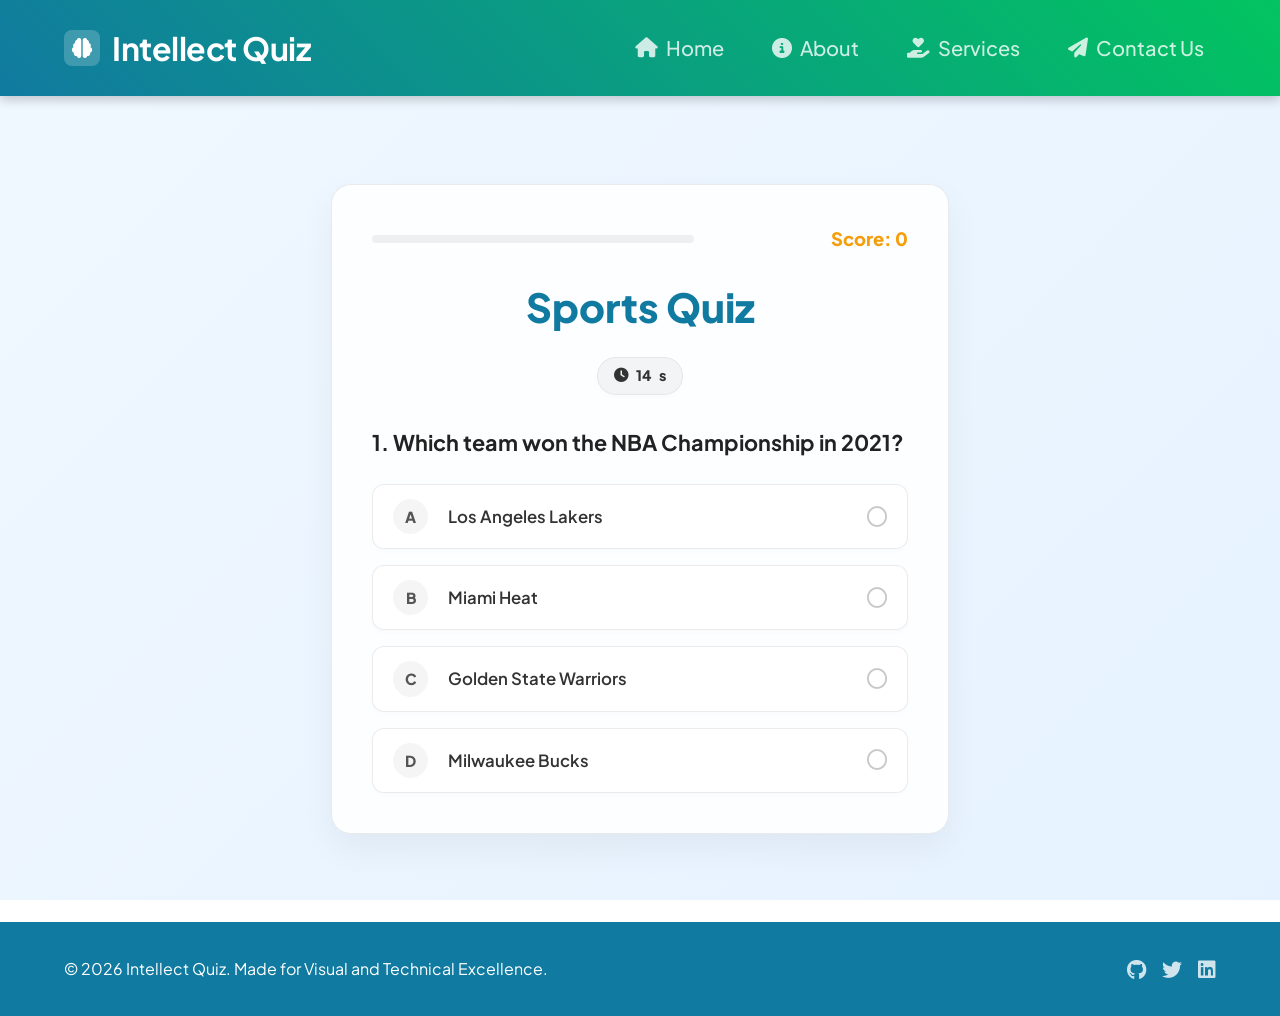
<file: quiz-sports.html>
<!DOCTYPE html>
<html lang="en">
<head>
  <meta charset="UTF-8">
  <meta name="viewport" content="width=device-width, initial-scale=1.0">
  <title>Intellect Quiz | Sports</title>
  <!-- Google Fonts -->
  <link href="https://fonts.googleapis.com/css2?family=Plus+Jakarta+Sans:wght@300;400;500;600;700;800&display=swap" rel="stylesheet">
  <!-- Font Awesome Icons -->
  <link href="https://cdnjs.cloudflare.com/ajax/libs/font-awesome/6.4.0/css/all.min.css" rel="stylesheet">
  <!-- Custom Global Stylesheet -->
  <link rel="stylesheet" href="global.css">
  <style>
    body {
      background: linear-gradient(135deg, #f0f8ff 0%, #e6f2ff 100%);
      background-attachment: fixed;
      color: #333;
    }
    .quiz-layout {
      max-width: 650px;
      margin: 3rem auto;
      padding: 0 1rem;
    }
    .quiz-container {
      width: 100%;
      background: rgba(255, 255, 255, 0.85); /* Light glassmorphic panel */
      backdrop-filter: blur(12px);
      border: 1px solid rgba(0, 0, 0, 0.08);
      border-radius: 20px;
      padding: 2.5rem;
      box-shadow: 0 15px 35px rgba(0, 0, 0, 0.05);
    }
    .quiz-heading {
      font-size: 2.5rem;
      margin-bottom: 20px;
      text-align: center;
      color: #117aa0;
      font-family: 'Plus Jakarta Sans', sans-serif;
      font-weight: 800;
    }
    
    /* HUD Row for counters */
    .hud-row {
      display: flex;
      justify-content: space-between;
      align-items: center;
      margin-bottom: 1.5rem;
    }
    .progress-container {
      flex-grow: 1;
      max-width: 60%;
      background: rgba(0, 0, 0, 0.06);
      border-radius: 25px;
      height: 8px;
      overflow: hidden;
    }
    .progress-bar {
      height: 100%;
      background: #f59e0b; /* Orange Accent */
      width: 0%;
      border-radius: 25px;
      transition: width 0.5s cubic-bezier(0.16, 1, 0.3, 1);
    }
    .scoreboard {
      font-size: 1.15rem;
      font-weight: 800;
      color: #f59e0b; /* Orange Accent */
    }
    .timer-badge {
      display: inline-flex;
      align-items: center;
      gap: 0.45rem;
      background: rgba(0, 0, 0, 0.04);
      border: 1px solid rgba(0, 0, 0, 0.06);
      padding: 0.45rem 1rem;
      border-radius: 20px;
      font-size: 0.9rem;
      font-weight: 800;
      color: #333;
      box-shadow: 0 2px 5px rgba(0,0,0,0.02);
      transition: all 0.3s;
    }
    .timer-badge.low-time {
      background: rgba(239, 68, 68, 0.1);
      border-color: rgba(239, 68, 68, 0.3);
      color: #ef4444;
      animation: pulse 1s infinite;
    }
    @keyframes pulse {
      0% { transform: scale(1); }
      50% { transform: scale(1.05); }
      100% { transform: scale(1); }
    }

    .question-card {
      display: none;
    }
    .question-card.active {
      display: block;
      animation: fadeIn 0.4s ease forwards;
    }
    .question-text {
      font-size: 1.35rem;
      margin-bottom: 25px;
      font-weight: 700;
      color: #222;
      line-height: 1.5;
    }
    .options {
      list-style-type: none;
      padding: 0;
      display: flex;
      flex-direction: column;
      gap: 1rem;
    }
    
    /* Option button design */
    .option {
      padding: 14px 20px;
      background: #ffffff;
      border: 1px solid rgba(0, 0, 0, 0.08);
      border-radius: 12px;
      color: #333;
      cursor: pointer;
      font-size: 1.05rem;
      font-weight: 600;
      transition: all 0.25s cubic-bezier(0.16, 1, 0.3, 1);
      text-align: left;
      width: 100%;
      display: flex;
      align-items: center;
      box-shadow: 0 2px 6px rgba(0, 0, 0, 0.02);
    }
    .option-badge {
      display: inline-flex;
      justify-content: center;
      align-items: center;
      width: 2.2rem;
      height: 2.2rem;
      border-radius: 50%;
      background: rgba(0, 0, 0, 0.04);
      color: #555;
      font-weight: 800;
      font-size: 0.95rem;
      flex-shrink: 0;
      margin-right: 1.25rem;
      transition: all 0.2s;
    }
    .option-text {
      flex-grow: 1;
    }
    .option i {
      font-size: 1.25rem;
      opacity: 0.4;
      color: #777;
    }
    
    .option:hover:not(.disabled) {
      transform: translateY(-2px);
      box-shadow: 0 6px 15px rgba(0, 0, 0, 0.05);
      border-color: #f59e0b; /* Orange Accent */
    }
    .option:hover:not(.disabled) .option-badge {
      background: rgba(245, 158, 11, 0.1);
      color: #f59e0b;
    }
    .option.correct {
      background: linear-gradient(135deg, #10b981, #059669) !important;
      border-color: #059669 !important;
      color: #fff !important;
    }
    .option.correct .option-badge {
      background: rgba(255, 255, 255, 0.2) !important;
      color: #fff !important;
    }
    .option.correct i {
      opacity: 1 !important;
      color: #fff !important;
    }
    .option.incorrect {
      background: linear-gradient(135deg, #ef4444, #dc2626) !important;
      border-color: #dc2626 !important;
      color: #fff !important;
    }
    .option.incorrect .option-badge {
      background: rgba(255, 255, 255, 0.2) !important;
      color: #fff !important;
    }
    .option.incorrect i {
      opacity: 1 !important;
      color: #fff !important;
    }
    .option.disabled {
      pointer-events: none;
      opacity: 0.65;
    }
    
    /* Results screen design */
    .results-panel {
      display: none;
      flex-direction: column;
      align-items: center;
      gap: 1.5rem;
      text-align: center;
    }
    .final-score {
      font-size: 2rem;
      margin: 15px 0;
      color: #f59e0b;
      font-weight: 800;
    }
    .action-row {
      display: flex;
      gap: 1rem;
      margin-top: 1rem;
      justify-content: center;
      flex-wrap: wrap;
      width: 100%;
    }
    .restart-btn {
      padding: 12px 24px;
      font-size: 1.1rem;
      font-weight: 700;
      color: white;
      background: #f59e0b;
      border: none;
      border-radius: 10px;
      cursor: pointer;
      transition: all 0.3s ease;
      display: inline-flex;
      align-items: center;
      gap: 0.5rem;
      box-shadow: 0 4px 12px rgba(245, 158, 11, 0.2);
    }
    .restart-btn:hover {
      transform: translateY(-2px);
      box-shadow: 0 6px 18px rgba(245, 158, 11, 0.3);
    }
    .review-section {
      width: 100%;
      text-align: left;
      margin-top: 2rem;
      border-top: 1px solid rgba(0,0,0,0.08);
      padding-top: 2rem;
    }
    .review-item {
      background: #ffffff;
      border: 1px solid rgba(0,0,0,0.06);
      border-radius: 10px;
      padding: 1.25rem;
      margin-bottom: 1rem;
      box-shadow: 0 3px 10px rgba(0,0,0,0.02);
      color: #333;
    }
    .review-item.correct-review {
      border-left: 5px solid #10b981;
    }
    .review-item.incorrect-review {
      border-left: 5px solid #ef4444;
    }
  </style>
</head>
<body>

  <!-- Navbar -->
  <nav class="navbar-custom">
    <div class="nav-container">
      <a href="index.html" class="brand">
        <div class="brand-icon">
          <i class="fa-solid fa-brain"></i>
        </div>
        Intellect Quiz
      </a>
      <button class="nav-toggle" id="nav-toggle">
        <i class="fa-solid fa-bars"></i>
      </button>
      <ul class="nav-menu" id="nav-menu">
        <li><a href="index.html" class="nav-link"><i class="fa-solid fa-house"></i> Home</a></li>
        <li><a href="about.html" class="nav-link"><i class="fa-solid fa-circle-info"></i> About</a></li>
        <li><a href="services.html" class="nav-link"><i class="fa-solid fa-hand-holding-heart"></i> Services</a></li>
        <li><a href="contact.html" class="nav-link"><i class="fa-solid fa-paper-plane"></i> Contact Us</a></li>
      </ul>
    </div>
  </nav>

  <!-- Main Content -->
  <main class="main-content">
    <div class="quiz-layout">
      
      <!-- Quiz Panel -->
      <div id="quiz-game-panel" class="quiz-container animated-fade-in">
        <!-- HUD Indicators -->
        <div class="hud-row">
          <div class="progress-container">
            <div class="progress-bar" id="progress-bar"></div>
          </div>
          <div class="scoreboard" id="scoreboard">Score: 0</div>
        </div>
        
        <h1 class="quiz-heading">Sports Quiz</h1>
        
        <div style="display: flex; justify-content: center; margin-bottom: 2rem;">
          <div class="timer-badge" id="timer-box">
            <i class="fa-solid fa-clock"></i> <span id="timer-sec">15</span>s
          </div>
        </div>

        <div id="questions-container">
          <!-- Q1 -->
          <div class="question-card active" data-correct-idx="3">
            <p class="question-text">1. Which team won the NBA Championship in 2021?</p>
            <ul class="options">
              <li>
                <button class="option" onclick="selectAnswer(this, 0)">
                  <span class="option-badge">A</span>
                  <span class="option-text">Los Angeles Lakers</span>
                  <i class="fa-regular fa-circle"></i>
                </button>
              </li>
              <li>
                <button class="option" onclick="selectAnswer(this, 1)">
                  <span class="option-badge">B</span>
                  <span class="option-text">Miami Heat</span>
                  <i class="fa-regular fa-circle"></i>
                </button>
              </li>
              <li>
                <button class="option" onclick="selectAnswer(this, 2)">
                  <span class="option-badge">C</span>
                  <span class="option-text">Golden State Warriors</span>
                  <i class="fa-regular fa-circle"></i>
                </button>
              </li>
              <li>
                <button class="option" onclick="selectAnswer(this, 3)">
                  <span class="option-badge">D</span>
                  <span class="option-text">Milwaukee Bucks</span>
                  <i class="fa-regular fa-circle"></i>
                </button>
              </li>
            </ul>
          </div>
          <!-- Q2 -->
          <div class="question-card" data-correct-idx="0">
            <p class="question-text">2. Who holds the record for the fastest 100m sprint in the world?</p>
            <ul class="options">
              <li>
                <button class="option" onclick="selectAnswer(this, 0)">
                  <span class="option-badge">A</span>
                  <span class="option-text">Usain Bolt</span>
                  <i class="fa-regular fa-circle"></i>
                </button>
              </li>
              <li>
                <button class="option" onclick="selectAnswer(this, 1)">
                  <span class="option-badge">B</span>
                  <span class="option-text">Carl Lewis</span>
                  <i class="fa-regular fa-circle"></i>
                </button>
              </li>
              <li>
                <button class="option" onclick="selectAnswer(this, 2)">
                  <span class="option-badge">C</span>
                  <span class="option-text">Tyson Gay</span>
                  <i class="fa-regular fa-circle"></i>
                </button>
              </li>
              <li>
                <button class="option" onclick="selectAnswer(this, 3)">
                  <span class="option-badge">D</span>
                  <span class="option-text">Justin Gatlin</span>
                  <i class="fa-regular fa-circle"></i>
                </button>
              </li>
            </ul>
          </div>
          <!-- Q3 -->
          <div class="question-card" data-correct-idx="0">
            <p class="question-text">3. Which country has won the most Olympic gold medals?</p>
            <ul class="options">
              <li>
                <button class="option" onclick="selectAnswer(this, 0)">
                  <span class="option-badge">A</span>
                  <span class="option-text">United States</span>
                  <i class="fa-regular fa-circle"></i>
                </button>
              </li>
              <li>
                <button class="option" onclick="selectAnswer(this, 1)">
                  <span class="option-badge">B</span>
                  <span class="option-text">Russia</span>
                  <i class="fa-regular fa-circle"></i>
                </button>
              </li>
              <li>
                <button class="option" onclick="selectAnswer(this, 2)">
                  <span class="option-badge">C</span>
                  <span class="option-text">Germany</span>
                  <i class="fa-regular fa-circle"></i>
                </button>
              </li>
              <li>
                <button class="option" onclick="selectAnswer(this, 3)">
                  <span class="option-badge">D</span>
                  <span class="option-text">China</span>
                  <i class="fa-regular fa-circle"></i>
                </button>
              </li>
            </ul>
          </div>
          <!-- Q4 -->
          <div class="question-card" data-correct-idx="1">
            <p class="question-text">4. Which country is credited with inventing Rugby?</p>
            <ul class="options">
              <li>
                <button class="option" onclick="selectAnswer(this, 0)">
                  <span class="option-badge">A</span>
                  <span class="option-text">Australia</span>
                  <i class="fa-regular fa-circle"></i>
                </button>
              </li>
              <li>
                <button class="option" onclick="selectAnswer(this, 1)">
                  <span class="option-badge">B</span>
                  <span class="option-text">England</span>
                  <i class="fa-regular fa-circle"></i>
                </button>
              </li>
              <li>
                <button class="option" onclick="selectAnswer(this, 2)">
                  <span class="option-badge">C</span>
                  <span class="option-text">New Zealand</span>
                  <i class="fa-regular fa-circle"></i>
                </button>
              </li>
              <li>
                <button class="option" onclick="selectAnswer(this, 3)">
                  <span class="option-badge">D</span>
                  <span class="option-text">South Africa</span>
                  <i class="fa-regular fa-circle"></i>
                </button>
              </li>
            </ul>
          </div>
          <!-- Q5 -->
          <div class="question-card" data-correct-idx="3">
            <p class="question-text">5. Who holds the fastest ODI cricket century record?</p>
            <ul class="options">
              <li>
                <button class="option" onclick="selectAnswer(this, 0)">
                  <span class="option-badge">A</span>
                  <span class="option-text">Martin Guptill</span>
                  <i class="fa-regular fa-circle"></i>
                </button>
              </li>
              <li>
                <button class="option" onclick="selectAnswer(this, 1)">
                  <span class="option-badge">B</span>
                  <span class="option-text">Corey Anderson</span>
                  <i class="fa-regular fa-circle"></i>
                </button>
              </li>
              <li>
                <button class="option" onclick="selectAnswer(this, 2)">
                  <span class="option-badge">C</span>
                  <span class="option-text">Shahid Afridi</span>
                  <i class="fa-regular fa-circle"></i>
                </button>
              </li>
              <li>
                <button class="option" onclick="selectAnswer(this, 3)">
                  <span class="option-badge">D</span>
                  <span class="option-text">AB de Villiers</span>
                  <i class="fa-regular fa-circle"></i>
                </button>
              </li>
            </ul>
          </div>
          <!-- Q6 -->
          <div class="question-card" data-correct-idx="2">
            <p class="question-text">6. Which football club is called "The Red Devils"?</p>
            <ul class="options">
              <li>
                <button class="option" onclick="selectAnswer(this, 0)">
                  <span class="option-badge">A</span>
                  <span class="option-text">Liverpool</span>
                  <i class="fa-regular fa-circle"></i>
                </button>
              </li>
              <li>
                <button class="option" onclick="selectAnswer(this, 1)">
                  <span class="option-badge">B</span>
                  <span class="option-text">Chelsea</span>
                  <i class="fa-regular fa-circle"></i>
                </button>
              </li>
              <li>
                <button class="option" onclick="selectAnswer(this, 2)">
                  <span class="option-badge">C</span>
                  <span class="option-text">Manchester United</span>
                  <i class="fa-regular fa-circle"></i>
                </button>
              </li>
              <li>
                <button class="option" onclick="selectAnswer(this, 3)">
                  <span class="option-badge">D</span>
                  <span class="option-text">Arsenal</span>
                  <i class="fa-regular fa-circle"></i>
                </button>
              </li>
            </ul>
          </div>
          <!-- Q7 -->
          <div class="question-card" data-correct-idx="3">
            <p class="question-text">7. When was Kabaddi introduced to the Asian Games?</p>
            <ul class="options">
              <li>
                <button class="option" onclick="selectAnswer(this, 0)">
                  <span class="option-badge">A</span>
                  <span class="option-text">1982</span>
                  <i class="fa-regular fa-circle"></i>
                </button>
              </li>
              <li>
                <button class="option" onclick="selectAnswer(this, 1)">
                  <span class="option-badge">B</span>
                  <span class="option-text">2000</span>
                  <i class="fa-regular fa-circle"></i>
                </button>
              </li>
              <li>
                <button class="option" onclick="selectAnswer(this, 2)">
                  <span class="option-badge">C</span>
                  <span class="option-text">1996</span>
                  <i class="fa-regular fa-circle"></i>
                </button>
              </li>
              <li>
                <button class="option" onclick="selectAnswer(this, 3)">
                  <span class="option-badge">D</span>
                  <span class="option-text">1990</span>
                  <i class="fa-regular fa-circle"></i>
                </button>
              </li>
            </ul>
          </div>
          <!-- Q8 -->
          <div class="question-card" data-correct-idx="0">
            <p class="question-text">8. Who is the only tennis player to win a Golden Slam?</p>
            <ul class="options">
              <li>
                <button class="option" onclick="selectAnswer(this, 0)">
                  <span class="option-badge">A</span>
                  <span class="option-text">Steffi Graf</span>
                  <i class="fa-regular fa-circle"></i>
                </button>
              </li>
              <li>
                <button class="option" onclick="selectAnswer(this, 1)">
                  <span class="option-badge">B</span>
                  <span class="option-text">Serena Williams</span>
                  <i class="fa-regular fa-circle"></i>
                </button>
              </li>
              <li>
                <button class="option" onclick="selectAnswer(this, 2)">
                  <span class="option-badge">C</span>
                  <span class="option-text">Novak Djokovic</span>
                  <i class="fa-regular fa-circle"></i>
                </button>
              </li>
              <li>
                <button class="option" onclick="selectAnswer(this, 3)">
                  <span class="option-badge">D</span>
                  <span class="option-text">Roger Federer</span>
                  <i class="fa-regular fa-circle"></i>
                </button>
              </li>
            </ul>
          </div>
          <!-- Q9 -->
          <div class="question-card" data-correct-idx="0">
            <p class="question-text">9. Which country hosted the FIFA World Cup in 2010?</p>
            <ul class="options">
              <li>
                <button class="option" onclick="selectAnswer(this, 0)">
                  <span class="option-badge">A</span>
                  <span class="option-text">South Africa</span>
                  <i class="fa-regular fa-circle"></i>
                </button>
              </li>
              <li>
                <button class="option" onclick="selectAnswer(this, 1)">
                  <span class="option-badge">B</span>
                  <span class="option-text">Brazil</span>
                  <i class="fa-regular fa-circle"></i>
                </button>
              </li>
              <li>
                <button class="option" onclick="selectAnswer(this, 2)">
                  <span class="option-badge">C</span>
                  <span class="option-text">Germany</span>
                  <i class="fa-regular fa-circle"></i>
                </button>
              </li>
              <li>
                <button class="option" onclick="selectAnswer(this, 3)">
                  <span class="option-badge">D</span>
                  <span class="option-text">Qatar</span>
                  <i class="fa-regular fa-circle"></i>
                </button>
              </li>
            </ul>
          </div>
          <!-- Q10 -->
          <div class="question-card" data-correct-idx="0">
            <p class="question-text">10. Who has the most Grand Slam titles in men's tennis?</p>
            <ul class="options">
              <li>
                <button class="option" onclick="selectAnswer(this, 0)">
                  <span class="option-badge">A</span>
                  <span class="option-text">Novak Djokovic</span>
                  <i class="fa-regular fa-circle"></i>
                </button>
              </li>
              <li>
                <button class="option" onclick="selectAnswer(this, 1)">
                  <span class="option-badge">B</span>
                  <span class="option-text">Roger Federer</span>
                  <i class="fa-regular fa-circle"></i>
                </button>
              </li>
              <li>
                <button class="option" onclick="selectAnswer(this, 2)">
                  <span class="option-badge">C</span>
                  <span class="option-text">Rafael Nadal</span>
                  <i class="fa-regular fa-circle"></i>
                </button>
              </li>
              <li>
                <button class="option" onclick="selectAnswer(this, 3)">
                  <span class="option-badge">D</span>
                  <span class="option-text">Andy Murray</span>
                  <i class="fa-regular fa-circle"></i>
                </button>
              </li>
            </ul>
          </div>
        </div>
      </div>

      <!-- Results Panel -->
      <div id="results-panel" class="quiz-container results-panel">
        <h2 class="quiz-heading">Quiz Completed!</h2>
        <div class="final-score" id="final-score">Your final score is: 0 / 10</div>
        
        <div class="action-row">
          <button class="restart-btn" onclick="location.reload();"><i class="fa-solid fa-rotate-left"></i> Restart Quiz</button>
          <a href="select.html" class="restart-btn" style="text-decoration: none; background: #f59e0b; box-shadow: 0 4px 12px rgba(245, 158, 11, 0.2);"><i class="fa-solid fa-list"></i> Category Selector</a>
          <a href="index.html" class="restart-btn" style="text-decoration: none; background: #117aa0; box-shadow: 0 4px 12px rgba(17, 122, 160, 0.2);"><i class="fa-solid fa-house"></i> Home</a>
        </div>

        <div class="review-section">
          <h3 style="font-size: 1.3rem; margin-bottom: 1.25rem; font-weight: 700; color: #f59e0b;">Review Answers</h3>
          <div id="review-list"></div>
        </div>
      </div>

    </div>
  </main>

  <!-- Footer -->
  <footer class="footer-custom">
    <div class="footer-content">
      <div>&copy; 2026 Intellect Quiz. Made for Visual and Technical Excellence.</div>
      <div class="social-links">
        <a href="#" class="social-link"><i class="fa-brands fa-github"></i></a>
        <a href="#" class="social-link"><i class="fa-brands fa-twitter"></i></a>
        <a href="#" class="social-link"><i class="fa-brands fa-linkedin"></i></a>
      </div>
    </div>
  </footer>

  <script>
    // Navigation Toggle
    const toggleBtn = document.getElementById('nav-toggle');
    const navMenu = document.getElementById('nav-menu');
    toggleBtn.addEventListener('click', () => {
      navMenu.classList.toggle('mobile-open');
    });

    // Quiz Game Logic
    const categoryKey = 'sports';
    const cards = document.querySelectorAll('.question-card');
    const progressBar = document.getElementById('progress-bar');
    const scoreboard = document.getElementById('scoreboard');
    const timerSec = document.getElementById('timer-sec');
    const timerBox = document.getElementById('timer-box');

    let currentIdx = 0;
    let score = 0;
    let timer = null;
    let timeLeft = 15;
    let userSelections = [];

    function startTimer() {
      timeLeft = 15;
      timerSec.textContent = timeLeft;
      timerBox.classList.remove('low-time');
      
      clearInterval(timer);
      timer = setInterval(() => {
        timeLeft--;
        timerSec.textContent = timeLeft;
        
        if (timeLeft <= 4) {
          timerBox.classList.add('low-time');
        }
        
        if (timeLeft <= 0) {
          clearInterval(timer);
          handleTimeout();
        }
      }, 1000);
    }

    function handleTimeout() {
      const activeCard = cards[currentIdx];
      const correctIdx = parseInt(activeCard.getAttribute('data-correct-idx'));
      const options = activeCard.querySelectorAll('.option');
      
      options[correctIdx].classList.add('correct');
      options[correctIdx].querySelector('i').className = 'fa-solid fa-circle-check';
      options.forEach(btn => btn.classList.add('disabled'));

      const qText = activeCard.querySelector('.question-text').textContent;
      const correctText = options[correctIdx].querySelector('.option-text').textContent.trim();
      userSelections.push({
        question: qText,
        selected: '(Time Out)',
        correct: correctText,
        isCorrect: false
      });

      setTimeout(advanceQuiz, 1800);
    }

    function selectAnswer(button, idx) {
      clearInterval(timer);
      
      const activeCard = cards[currentIdx];
      const correctIdx = parseInt(activeCard.getAttribute('data-correct-idx'));
      const options = activeCard.querySelectorAll('.option');
      const isCorrect = (idx === correctIdx);

      options.forEach(btn => btn.classList.add('disabled'));

      const qText = activeCard.querySelector('.question-text').textContent;
      const selectedText = button.querySelector('.option-text').textContent.trim();
      const correctText = options[correctIdx].querySelector('.option-text').textContent.trim();

      if (isCorrect) {
        score++;
        scoreboard.textContent = `Score: ${score}`;
        button.classList.add('correct');
        button.querySelector('i').className = 'fa-solid fa-circle-check';
      } else {
        button.classList.add('incorrect');
        button.querySelector('i').className = 'fa-solid fa-circle-xmark';
        options[correctIdx].classList.add('correct');
        options[correctIdx].querySelector('i').className = 'fa-solid fa-circle-check';
      }

      userSelections.push({
        question: qText,
        selected: selectedText,
        correct: correctText,
        isCorrect: isCorrect
      });

      setTimeout(advanceQuiz, 1500);
    }

    function advanceQuiz() {
      cards[currentIdx].classList.remove('active');
      currentIdx++;

      if (currentIdx < cards.length) {
        cards[currentIdx].classList.add('active');
        updateProgress();
        startTimer();
      } else {
        finishQuiz();
      }
    }

    function updateProgress() {
      const percentage = ((currentIdx) / cards.length) * 100;
      progressBar.style.width = `${percentage}%`;
    }

    function finishQuiz() {
      clearInterval(timer);
      document.getElementById('quiz-game-panel').style.display = 'none';
      document.getElementById('results-panel').style.display = 'flex';
      
      document.getElementById('final-score').textContent = `Your final score is: ${score} / ${cards.length}`;

      const oldHighScore = localStorage.getItem(`highScore_${categoryKey}`);
      if (oldHighScore === null || score > parseInt(oldHighScore)) {
        localStorage.setItem(`highScore_${categoryKey}`, score);
      }
      
      const oldAttempts = parseInt(localStorage.getItem(`attempts_${categoryKey}`) || 0);
      localStorage.setItem(`attempts_${categoryKey}`, oldAttempts + 1);

      const reviewList = document.getElementById('review-list');
      reviewList.innerHTML = '';
      
      userSelections.forEach((item, index) => {
        const itemClass = item.isCorrect ? 'correct-review' : 'incorrect-review';
        const statusIcon = item.isCorrect ? '<i class="fa-solid fa-circle-check" style="color: #10b981; font-size: 1.2rem;"></i>' : '<i class="fa-solid fa-circle-xmark" style="color: #ef4444; font-size: 1.2rem;"></i>';
        
        reviewList.innerHTML += `
          <div class="review-item ${itemClass}">
            <div style="font-weight: 700; font-size: 1.05rem; margin-bottom: 0.5rem; display: flex; align-items: center; gap: 0.75rem;">
              <span>${statusIcon}</span>
              <span>Question ${index + 1}: ${item.question}</span>
            </div>
            <div style="font-size: 0.95rem; margin-left: 2rem; display: flex; flex-direction: column; gap: 0.25rem; opacity: 0.9;">
              <div>Selected: <span style="font-weight: 700; color: ${item.isCorrect ? '#10b981' : '#ef4444'}">${item.selected}</span></div>
              ${!item.isCorrect ? `<div>Correct Answer: <span style="font-weight: 700; color: #10b981;">${item.correct}</span></div>` : ''}
            </div>
          </div>
        `;
      });
    }

    startTimer();
    updateProgress();
  </script>
</body>
</html>
</file>
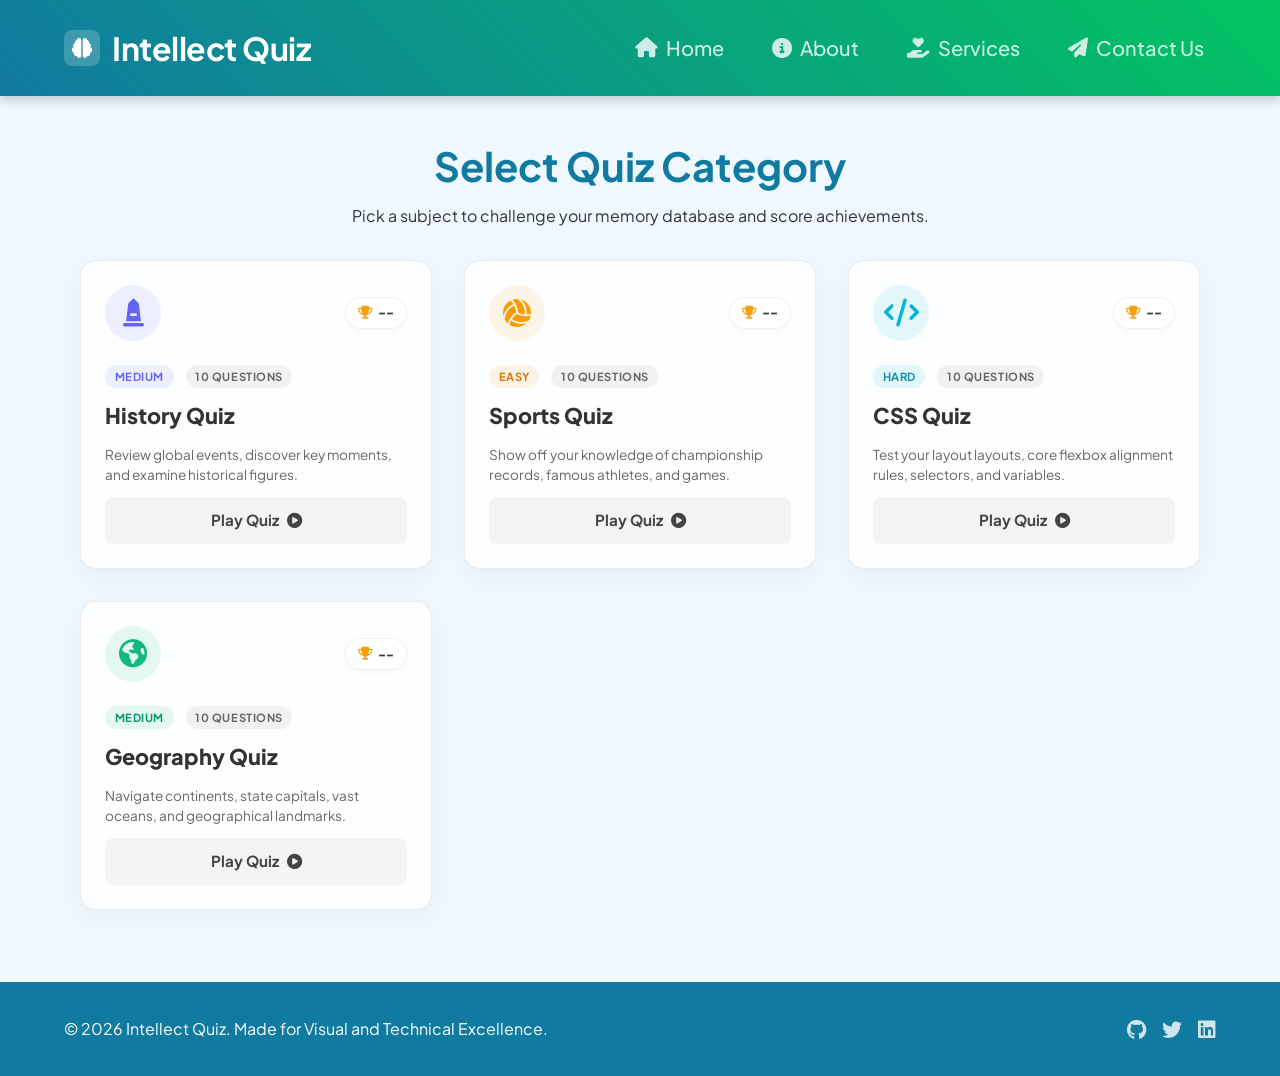
<file: select.html>
<!DOCTYPE html>
<html lang="en">
<head>
  <meta charset="UTF-8">
  <meta name="viewport" content="width=device-width, initial-scale=1.0">
  <title>Intellect Quiz | Select Category</title>
  <!-- Google Fonts -->
  <link href="https://fonts.googleapis.com/css2?family=Plus+Jakarta+Sans:wght@300;400;500;600;700;800&display=swap" rel="stylesheet">
  <!-- Font Awesome Icons -->
  <link href="https://cdnjs.cloudflare.com/ajax/libs/font-awesome/6.4.0/css/all.min.css" rel="stylesheet">
  <!-- Custom Global Stylesheet -->
  <link rel="stylesheet" href="global.css">
  <style>
    /* Inherits light Alice Blue background from global.css */
    .selection-grid {
      display: grid;
      grid-template-columns: repeat(auto-fit, minmax(280px, 1fr));
      gap: 2rem;
      max-width: 1200px;
      margin: 2rem auto;
      padding: 0 1rem;
    }
    
    /* Minimalist layout custom card styling */
    .select-card {
      background: rgba(255, 255, 255, 0.85);
      border: 1px solid rgba(0, 0, 0, 0.08);
      border-radius: var(--border-radius-md);
      overflow: hidden;
      box-shadow: 0 8px 24px rgba(0, 0, 0, 0.04);
      transition: all 0.3s cubic-bezier(0.16, 1, 0.3, 1);
      display: flex;
      flex-direction: column;
      position: relative;
      text-decoration: none;
      color: inherit;
    }
    .select-card::before {
      content: '';
      position: absolute;
      top: 0;
      left: 0;
      width: 100%;
      height: 4px;
      background: transparent;
      transition: background 0.3s;
      z-index: 5;
    }
    
    /* Card Hover States */
    .select-card:hover {
      transform: translateY(-6px);
      box-shadow: 0 15px 35px rgba(0, 0, 0, 0.08);
      border-color: rgba(17, 122, 160, 0.2);
    }
    .select-card.history-theme:hover::before { background: #6366f1; }
    .select-card.sports-theme:hover::before { background: #f59e0b; }
    .select-card.css-theme:hover::before { background: #06b6d4; }
    .select-card.geography-theme:hover::before { background: #10b981; }

    /* Top Icon Header Row */
    .card-header-icon {
      padding: 1.5rem 1.5rem 0.5rem 1.5rem;
      display: flex;
      justify-content: space-between;
      align-items: center;
    }
    .icon-circle {
      width: 3.5rem;
      height: 3.5rem;
      border-radius: 50%;
      display: flex;
      justify-content: center;
      align-items: center;
      font-size: 1.75rem;
      transition: all 0.3s ease;
    }
    .history-theme .icon-circle {
      background: rgba(99, 102, 241, 0.1);
      color: #6366f1;
    }
    .sports-theme .icon-circle {
      background: rgba(245, 158, 11, 0.1);
      color: #f59e0b;
    }
    .css-theme .icon-circle {
      background: rgba(6, 182, 212, 0.1);
      color: #06b6d4;
    }
    .geography-theme .icon-circle {
      background: rgba(16, 185, 129, 0.1);
      color: #10b981;
    }
    
    /* Hover scale icon circle */
    .select-card:hover .icon-circle {
      transform: scale(1.1);
    }

    /* Score Badge beside the icon */
    .score-badge-pills {
      background: rgba(255, 255, 255, 0.9);
      color: #333;
      font-size: 0.8rem;
      font-weight: 800;
      padding: 0.35rem 0.75rem;
      border-radius: 20px;
      display: flex;
      align-items: center;
      gap: 0.35rem;
      border: 1px solid rgba(0, 0, 0, 0.06);
      box-shadow: 0 2px 5px rgba(0,0,0,0.03);
    }
    .score-badge-pills i {
      color: #f59e0b;
    }

    /* Card Details Body */
    .card-info {
      padding: 1rem 1.5rem 1.5rem 1.5rem;
      display: flex;
      flex-direction: column;
      flex-grow: 1;
      gap: 0.75rem;
    }
    .meta-row {
      display: flex;
      align-items: center;
      gap: 0.75rem;
      flex-wrap: wrap;
    }
    .pill {
      font-size: 0.7rem;
      font-weight: 700;
      padding: 0.2rem 0.6rem;
      border-radius: 20px;
      text-transform: uppercase;
      letter-spacing: 0.05em;
    }
    .pill-difficulty {
      background: rgba(0, 0, 0, 0.05);
      color: #555;
    }
    .history-theme .pill-difficulty { background: rgba(99, 102, 241, 0.1); color: #6366f1; }
    .sports-theme .pill-difficulty { background: rgba(245, 158, 11, 0.1); color: #d97706; }
    .css-theme .pill-difficulty { background: rgba(6, 182, 212, 0.1); color: #0891b2; }
    .geography-theme .pill-difficulty { background: rgba(16, 185, 129, 0.1); color: #059669; }
    
    .pill-count {
      background: rgba(0, 0, 0, 0.05);
      color: #666;
    }

    .card-title {
      font-size: 1.35rem;
      font-weight: 800;
      color: #333;
      margin: 0;
      transition: color 0.2s;
    }
    .select-card:hover .card-title {
      color: #117aa0;
    }
    .card-desc {
      font-size: 0.85rem;
      color: #666;
      line-height: 1.5;
      margin: 0;
    }

    /* Start Button inside Card */
    .play-action-btn {
      margin-top: auto;
      padding: 0.75rem 1rem;
      border-radius: 8px;
      font-size: 0.95rem;
      font-weight: 700;
      text-align: center;
      display: flex;
      justify-content: center;
      align-items: center;
      gap: 0.5rem;
      background: rgba(0, 0, 0, 0.04);
      color: #444;
      transition: all 0.3s cubic-bezier(0.16, 1, 0.3, 1);
    }
    .select-card:hover .play-action-btn {
      color: #fff;
    }
    .history-theme:hover .play-action-btn { background: #6366f1; box-shadow: 0 4px 12px rgba(99, 102, 241, 0.3); }
    .sports-theme:hover .play-action-btn { background: #f59e0b; box-shadow: 0 4px 12px rgba(245, 158, 11, 0.3); }
    .css-theme:hover .play-action-btn { background: #06b6d4; box-shadow: 0 4px 12px rgba(6, 182, 212, 0.3); }
    .geography-theme:hover .play-action-btn { background: #10b981; box-shadow: 0 4px 12px rgba(16, 185, 129, 0.3); }
  </style>
</head>
<body>

  <!-- Navbar -->
  <nav class="navbar-custom">
    <div class="nav-container">
      <a href="index.html" class="brand">
        <div class="brand-icon">
          <i class="fa-solid fa-brain"></i>
        </div>
        Intellect Quiz
      </a>
      <button class="nav-toggle" id="nav-toggle">
        <i class="fa-solid fa-bars"></i>
      </button>
      <ul class="nav-menu" id="nav-menu">
        <li><a href="index.html" class="nav-link"><i class="fa-solid fa-house"></i> Home</a></li>
        <li><a href="about.html" class="nav-link"><i class="fa-solid fa-circle-info"></i> About</a></li>
        <li><a href="services.html" class="nav-link"><i class="fa-solid fa-hand-holding-heart"></i> Services</a></li>
        <li><a href="contact.html" class="nav-link"><i class="fa-solid fa-paper-plane"></i> Contact Us</a></li>
      </ul>
    </div>
  </nav>

  <!-- Main Content -->
  <main class="main-content">
    <div class="animated-fade-in" style="text-align: center; margin-bottom: 2rem;">
      <h1 class="heading-gradient" style="font-size: 2.5rem; margin-bottom: 0.5rem; color: #117aa0;">Select Quiz Category</h1>
      <p class="subtitle">Pick a subject to challenge your memory database and score achievements.</p>
    </div>

    <!-- Responsive high-fidelity grid of category cards -->
    <div class="selection-grid animated-fade-in" style="animation-delay: 0.1s;">
      
      <!-- History Card -->
      <a href="quiz-history.html" class="select-card history-theme">
        <div class="card-header-icon">
          <div class="icon-circle">
            <i class="fa-solid fa-monument"></i>
          </div>
          <div class="score-badge-pills" id="score-history"><i class="fa-solid fa-trophy"></i> --</div>
        </div>
        <div class="card-info">
          <div class="meta-row">
            <span class="pill pill-difficulty">Medium</span>
            <span class="pill pill-count">10 Questions</span>
          </div>
          <h2 class="card-title">History Quiz</h2>
          <p class="card-desc">Review global events, discover key moments, and examine historical figures.</p>
          <div class="play-action-btn">
            Play Quiz <i class="fa-solid fa-circle-play"></i>
          </div>
        </div>
      </a>

      <!-- Sports Card -->
      <a href="quiz-sports.html" class="select-card sports-theme">
        <div class="card-header-icon">
          <div class="icon-circle">
            <i class="fa-solid fa-volleyball"></i>
          </div>
          <div class="score-badge-pills" id="score-sports"><i class="fa-solid fa-trophy"></i> --</div>
        </div>
        <div class="card-info">
          <div class="meta-row">
            <span class="pill pill-difficulty">Easy</span>
            <span class="pill pill-count">10 Questions</span>
          </div>
          <h2 class="card-title">Sports Quiz</h2>
          <p class="card-desc">Show off your knowledge of championship records, famous athletes, and games.</p>
          <div class="play-action-btn">
            Play Quiz <i class="fa-solid fa-circle-play"></i>
          </div>
        </div>
      </a>

      <!-- CSS Card -->
      <a href="quiz-css.html" class="select-card css-theme">
        <div class="card-header-icon">
          <div class="icon-circle">
            <i class="fa-solid fa-code"></i>
          </div>
          <div class="score-badge-pills" id="score-css"><i class="fa-solid fa-trophy"></i> --</div>
        </div>
        <div class="card-info">
          <div class="meta-row">
            <span class="pill pill-difficulty">Hard</span>
            <span class="pill pill-count">10 Questions</span>
          </div>
          <h2 class="card-title">CSS Quiz</h2>
          <p class="card-desc">Test your layout layouts, core flexbox alignment rules, selectors, and variables.</p>
          <div class="play-action-btn">
            Play Quiz <i class="fa-solid fa-circle-play"></i>
          </div>
        </div>
      </a>

      <!-- Geography Card -->
      <a href="quiz-geography.html" class="select-card geography-theme">
        <div class="card-header-icon">
          <div class="icon-circle">
            <i class="fa-solid fa-earth-americas"></i>
          </div>
          <div class="score-badge-pills" id="score-geography"><i class="fa-solid fa-trophy"></i> --</div>
        </div>
        <div class="card-info">
          <div class="meta-row">
            <span class="pill pill-difficulty">Medium</span>
            <span class="pill pill-count">10 Questions</span>
          </div>
          <h2 class="card-title">Geography Quiz</h2>
          <p class="card-desc">Navigate continents, state capitals, vast oceans, and geographical landmarks.</p>
          <div class="play-action-btn">
            Play Quiz <i class="fa-solid fa-circle-play"></i>
          </div>
        </div>
      </a>

    </div>
  </main>

  <!-- Footer -->
  <footer class="footer-custom">
    <div class="footer-content">
      <div>&copy; 2026 Intellect Quiz. Made for Visual and Technical Excellence.</div>
      <div class="social-links">
        <a href="#" class="social-link"><i class="fa-brands fa-github"></i></a>
        <a href="#" class="social-link"><i class="fa-brands fa-twitter"></i></a>
        <a href="#" class="social-link"><i class="fa-brands fa-linkedin"></i></a>
      </div>
    </div>
  </footer>

  <script>
    // Navigation Toggle for Mobile
    const toggleBtn = document.getElementById('nav-toggle');
    const navMenu = document.getElementById('nav-menu');
    toggleBtn.addEventListener('click', () => {
      navMenu.classList.toggle('mobile-open');
    });

    // Load Scores
    function loadScores() {
      const keys = ['history', 'sports', 'css', 'geography'];
      keys.forEach(key => {
        const score = localStorage.getItem(`highScore_${key}`);
        if (score !== null) {
          document.getElementById(`score-${key}`).innerHTML = `<i class="fa-solid fa-trophy"></i> ${score}/10`;
        }
      });
    }

    document.addEventListener('DOMContentLoaded', loadScores);
  </script>
</body>
</html>
</file>
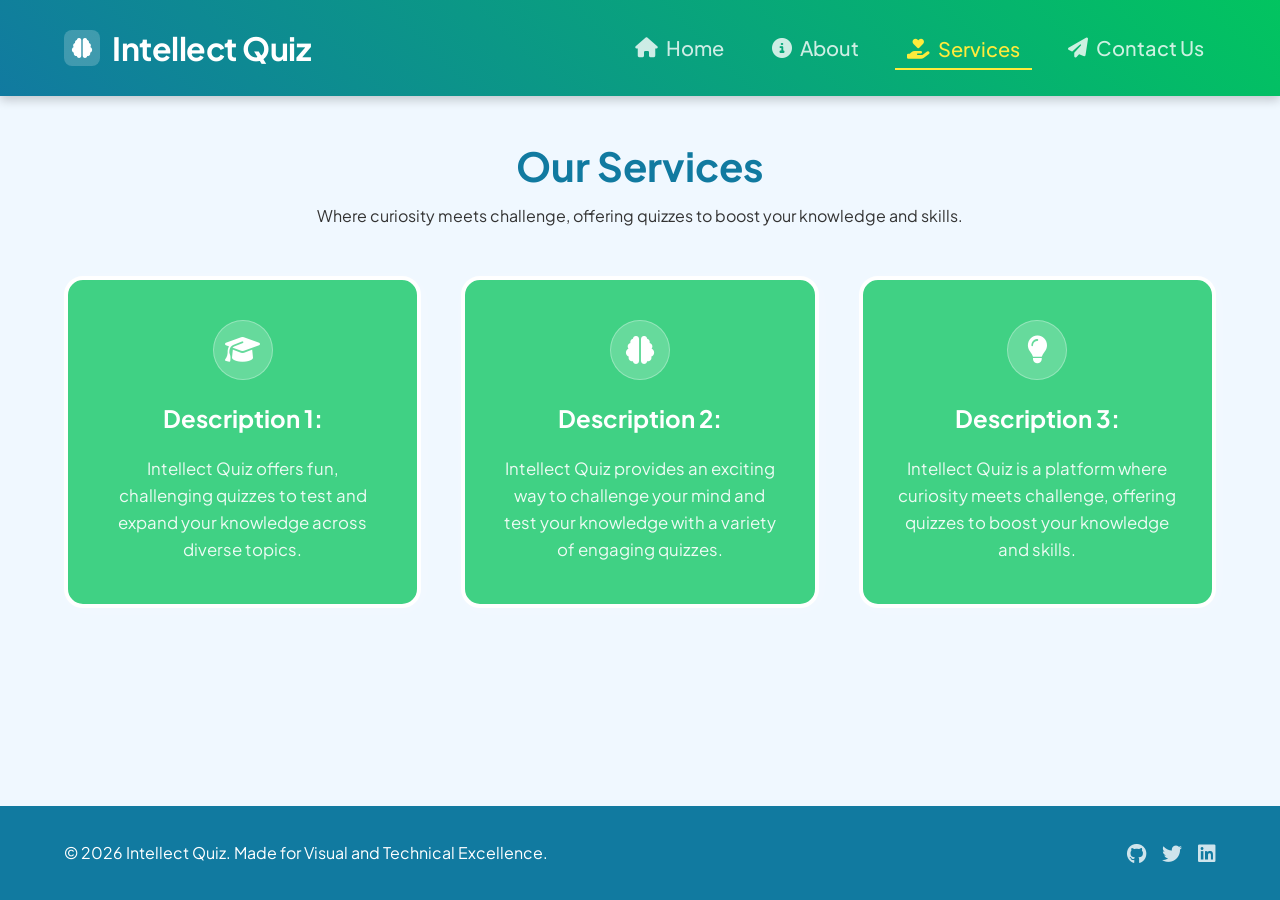
<file: services.html>
<!DOCTYPE html>
<html lang="en">
<head>
  <meta charset="UTF-8">
  <meta name="viewport" content="width=device-width, initial-scale=1.0">
  <title>Intellect Quiz | Services</title>
  <!-- Google Fonts -->
  <link href="https://fonts.googleapis.com/css2?family=Plus+Jakarta+Sans:wght@300;400;500;600;700;800&display=swap" rel="stylesheet">
  <!-- Font Awesome Icons -->
  <link href="https://cdnjs.cloudflare.com/ajax/libs/font-awesome/6.4.0/css/all.min.css" rel="stylesheet">
  <!-- Custom Global Stylesheet -->
  <link rel="stylesheet" href="global.css">
  <style>
    .services-grid {
      display: grid;
      grid-template-columns: repeat(auto-fit, minmax(280px, 1fr));
      gap: 2.5rem;
    }
    .service-card {
      background-color: rgba(0, 196, 88, 0.733); /* Original green service card background */
      border: 4px solid white; /* Original white border */
      border-radius: 19px;
      padding: 2.5rem 2rem;
      text-align: center;
      color: #ffffff;
      box-shadow: 2px 2px 20px rgba(255, 255, 255, 0.2);
      transition: all 0.3s ease;
      display: flex;
      flex-direction: column;
      align-items: center;
      gap: 1.25rem;
    }
    .service-card:hover {
      transform: translateY(-8px);
      box-shadow: 2px 2px 30px rgba(255, 255, 255, 0.4);
    }
    .service-icon {
      width: 3.75rem;
      height: 3.75rem;
      border-radius: 50%;
      background: rgba(255, 255, 255, 0.2);
      border: 1px solid rgba(255, 255, 255, 0.3);
      display: flex;
      justify-content: center;
      align-items: center;
      font-size: 1.75rem;
      color: #fff;
    }
    .service-card h2 {
      color: #ffffff;
      font-size: 1.5rem;
      margin: 0;
      font-weight: 700;
    }
    .service-card p {
      color: rgba(255, 255, 255, 0.9);
      font-size: 1.05rem;
      line-height: 1.6;
      margin: 0;
    }
  </style>
</head>
<body>

  <!-- Navbar -->
  <nav class="navbar-custom">
    <div class="nav-container">
      <a href="index.html" class="brand">
        <div class="brand-icon">
          <i class="fa-solid fa-brain"></i>
        </div>
        Intellect Quiz
      </a>
      <button class="nav-toggle" id="nav-toggle">
        <i class="fa-solid fa-bars"></i>
      </button>
      <ul class="nav-menu" id="nav-menu">
        <li><a href="index.html" class="nav-link"><i class="fa-solid fa-house"></i> Home</a></li>
        <li><a href="about.html" class="nav-link"><i class="fa-solid fa-circle-info"></i> About</a></li>
        <li><a href="services.html" class="nav-link active"><i class="fa-solid fa-hand-holding-heart"></i> Services</a></li>
        <li><a href="contact.html" class="nav-link"><i class="fa-solid fa-paper-plane"></i> Contact Us</a></li>
      </ul>
    </div>
  </nav>

  <!-- Main Content -->
  <main class="main-content">
    
    <div class="animated-fade-in" style="text-align: center; margin-bottom: 3rem;">
      <h1 class="heading-gradient" style="font-size: 2.5rem; margin-bottom: 0.5rem; color: #117aa0;">Our Services</h1>
      <p class="subtitle">Where curiosity meets challenge, offering quizzes to boost your knowledge and skills.</p>
    </div>

    <!-- Responsive grid with original card colors and borders -->
    <div class="services-grid animated-fade-in" style="animation-delay: 0.1s;">
      
      <!-- Description 1 -->
      <div class="service-card">
        <div class="service-icon">
          <i class="fa-solid fa-graduation-cap"></i>
        </div>
        <h2>Description 1:</h2>
        <p>
          Intellect Quiz offers fun, challenging quizzes to test and expand your knowledge across diverse topics.
        </p>
      </div>

      <!-- Description 2 -->
      <div class="service-card">
        <div class="service-icon">
          <i class="fa-solid fa-brain"></i>
        </div>
        <h2>Description 2:</h2>
        <p>
          Intellect Quiz provides an exciting way to challenge your mind and test your knowledge with a variety of engaging quizzes.
        </p>
      </div>

      <!-- Description 3 -->
      <div class="service-card">
        <div class="service-icon">
          <i class="fa-solid fa-lightbulb"></i>
        </div>
        <h2>Description 3:</h2>
        <p>
          Intellect Quiz is a platform where curiosity meets challenge, offering quizzes to boost your knowledge and skills.
        </p>
      </div>

    </div>
  </main>

  <!-- Footer -->
  <footer class="footer-custom">
    <div class="footer-content">
      <div>&copy; 2026 Intellect Quiz. Made for Visual and Technical Excellence.</div>
      <div class="social-links">
        <a href="#" class="social-link"><i class="fa-brands fa-github"></i></a>
        <a href="#" class="social-link"><i class="fa-brands fa-twitter"></i></a>
        <a href="#" class="social-link"><i class="fa-brands fa-linkedin"></i></a>
      </div>
    </div>
  </footer>

  <script>
    // Navigation Toggle for Mobile
    const toggleBtn = document.getElementById('nav-toggle');
    const navMenu = document.getElementById('nav-menu');
    toggleBtn.addEventListener('click', () => {
      navMenu.classList.toggle('mobile-open');
    });
  </script>
</body>
</html>
</file>
<file: global.css>
@import url('https://fonts.googleapis.com/css2?family=Plus+Jakarta+Sans:wght@300;400;500;600;700;800&display=swap');

/* Original design tokens and variables */
:root {
  --bg-primary: #f0f8ff; /* Original Alice Blue */
  --bg-secondary: #ffffff;
  --text-primary: #333333;
  --text-secondary: #555555;
  --text-muted: #777777;
  
  /* Original Navbar gradient */
  --navbar-grad: linear-gradient(45deg, #117aa0, #02c460);
  --footer-bg: #117aa0;

  /* Glassmorphism quiz container specs */
  --glass-bg: rgba(255, 255, 255, 0.15);
  --glass-border: rgba(255, 255, 255, 0.25);
  --glass-shadow: 0 8px 32px 0 rgba(0, 0, 0, 0.2);
  --glass-blur: blur(12px);

  /* Original Quiz Option Gradients */
  --grad-option: linear-gradient(to right, #6a11cb, #2575fc);
  --grad-correct: linear-gradient(to right, #00b09b, #96c93d);
  --grad-incorrect: linear-gradient(to right, #f85032, #e73827);
  --grad-progress: linear-gradient(90deg, #f953c6, #b91d73);
  
  --transition-smooth: all 0.3s cubic-bezier(0.4, 0, 0.2, 1);
  --border-radius-sm: 8px;
  --border-radius-md: 16px;
  --border-radius-lg: 24px;
}

/* Reset and base styles */
* {
  margin: 0;
  padding: 0;
  box-sizing: border-box;
  font-family: 'Plus Jakarta Sans', sans-serif;
  -webkit-font-smoothing: antialiased;
}

body {
  background-color: var(--bg-primary);
  color: var(--text-primary);
  min-height: 100vh;
  display: flex;
  flex-direction: column;
  line-height: 1.5;
  overflow-x: hidden;
}

/* Navigation bar */
.navbar-custom {
  background: var(--navbar-grad);
  box-shadow: 0 4px 10px rgba(0, 0, 0, 0.2);
  position: sticky;
  top: 0;
  z-index: 1000;
  padding: 1.5rem 0;
  transition: var(--transition-smooth);
}

.nav-container {
  max-width: 1200px;
  margin: 0 auto;
  padding: 0 1.5rem;
  display: flex;
  justify-content: space-between;
  align-items: center;
}

.brand {
  display: flex;
  align-items: center;
  gap: 0.75rem;
  text-decoration: none;
  color: #ffffff;
  font-size: 2rem;
  font-weight: 700;
  letter-spacing: -0.015em;
}

.brand-icon {
  width: 2.25rem;
  height: 2.25rem;
  background: rgba(255, 255, 255, 0.2);
  border-radius: var(--border-radius-sm);
  display: flex;
  justify-content: center;
  align-items: center;
  color: #fff;
  font-size: 1.25rem;
}

.nav-menu {
  display: flex;
  list-style: none;
  gap: 1.5rem;
  align-items: center;
}

.nav-link {
  color: rgba(255, 255, 255, 0.8);
  text-decoration: none;
  font-weight: 500;
  font-size: 1.25rem;
  padding: 0.5rem 0.75rem;
  border-radius: var(--border-radius-sm);
  transition: var(--transition-smooth);
  display: flex;
  align-items: center;
  gap: 0.5rem;
}

.nav-link:hover {
  color: #ffffff;
  background: rgba(255, 255, 255, 0.1);
}

.nav-link.active {
  color: #ffeb3b; /* Original active link color */
  border-bottom: 2px solid #ffeb3b;
  border-radius: 0;
  padding-bottom: 4px;
}

/* Mobile Navigation Toggle */
.nav-toggle {
  display: none;
  background: none;
  border: none;
  color: #ffffff;
  font-size: 1.5rem;
  cursor: pointer;
}

/* Layout utilities */
.main-content {
  flex: 1;
  max-width: 1200px;
  width: 100%;
  margin: 0 auto;
  padding: 2.5rem 1.5rem;
}

/* Forms & Inputs */
.form-group {
  margin-bottom: 1.5rem;
}

.form-label {
  display: block;
  font-size: 0.95rem;
  font-weight: 600;
  margin-bottom: 0.5rem;
  color: var(--text-primary);
}

.glass-input {
  width: 100%;
  background: rgba(255, 255, 255, 0.8);
  border: 1px solid rgba(0, 0, 0, 0.15);
  border-radius: var(--border-radius-sm);
  padding: 0.85rem 1.15rem;
  color: var(--text-primary);
  font-size: 0.95rem;
  outline: none;
  transition: var(--transition-smooth);
}

.glass-input:focus {
  border-color: #117aa0;
  background: #ffffff;
  box-shadow: 0 0 8px rgba(17, 122, 160, 0.2);
}

.glass-input::placeholder {
  color: #aaa;
}

/* Responsive Custom Buttons */
.btn-primary-custom {
  background: var(--navbar-grad);
  color: #fff;
  border: none;
  border-radius: var(--border-radius-sm);
  padding: 0.85rem 1.75rem;
  font-size: 1.1rem;
  font-weight: 600;
  cursor: pointer;
  display: inline-flex;
  justify-content: center;
  align-items: center;
  gap: 0.75rem;
  box-shadow: 0 4px 10px rgba(0, 0, 0, 0.15);
  transition: var(--transition-smooth);
  text-decoration: none;
}

.btn-primary-custom:hover {
  transform: translateY(-2px);
  box-shadow: 0 6px 14px rgba(0, 0, 0, 0.2);
}

.btn-primary-custom:active {
  transform: translateY(0);
}

.btn-secondary-custom {
  background: rgba(255, 255, 255, 0.8);
  color: #333;
  border: 1px solid rgba(0, 0, 0, 0.15);
  border-radius: var(--border-radius-sm);
  padding: 0.85rem 1.75rem;
  font-size: 1.1rem;
  font-weight: 600;
  cursor: pointer;
  display: inline-flex;
  justify-content: center;
  align-items: center;
  gap: 0.75rem;
  transition: var(--transition-smooth);
  text-decoration: none;
}

.btn-secondary-custom:hover {
  background: #ffffff;
  border-color: rgba(0, 0, 0, 0.3);
}

/* Footer layout */
.footer-custom {
  background: var(--footer-bg);
  padding: 2rem 0;
  text-align: center;
  color: #ffffff;
  font-size: 1rem;
  margin-top: auto;
}

.footer-content {
  max-width: 1200px;
  margin: 0 auto;
  padding: 0 1.5rem;
  display: flex;
  justify-content: space-between;
  align-items: center;
  flex-wrap: wrap;
  gap: 1rem;
}

.social-links {
  display: flex;
  gap: 1rem;
}

.social-link {
  color: rgba(255, 255, 255, 0.8);
  font-size: 1.25rem;
  transition: var(--transition-smooth);
}

.social-link:hover {
  color: #ffffff;
}

/* Animations */
@keyframes fadeIn {
  from { opacity: 0; transform: translateY(10px); }
  to { opacity: 1; transform: translateY(0); }
}

.animated-fade-in {
  animation: fadeIn 0.6s cubic-bezier(0.16, 1, 0.3, 1) forwards;
}

/* Responsive designs */
@media (max-width: 768px) {
  .nav-menu {
    display: none;
    flex-direction: column;
    position: absolute;
    top: 100%;
    left: 0;
    width: 100%;
    background: #117aa0;
    border-bottom: 1px solid rgba(255,255,255,0.1);
    padding: 1.5rem;
    gap: 1rem;
    box-shadow: 0 8px 16px rgba(0,0,0,0.15);
  }
  
  .nav-menu.mobile-open {
    display: flex;
  }
  
  .nav-toggle {
    display: block;
  }
  
  .footer-content {
    flex-direction: column;
    text-align: center;
  }
  
  .main-content {
    padding: 1.5rem 1rem;
  }
}
</file>
